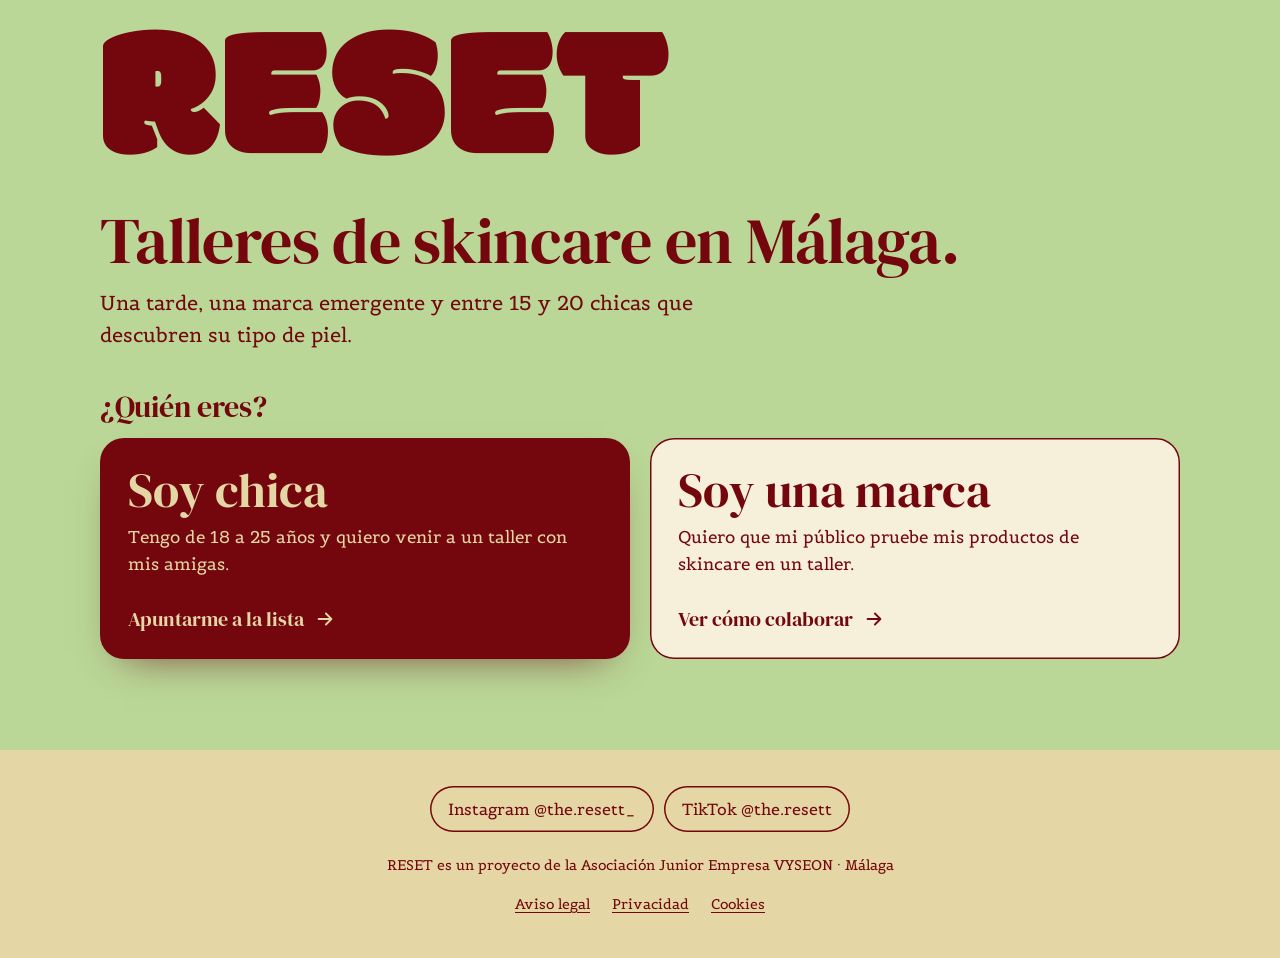
<file: index.html>
<!doctype html>
<html lang="es">
<head>
<meta charset="utf-8">
<meta name="viewport" content="width=device-width, initial-scale=1">
<title>RESET · Talleres de skincare en Málaga</title>
<meta name="description" content="Talleres de skincare en Málaga con una sola marca emergente. Si eres una chica de 18 a 25, apúntate a la lista. Si tienes una marca, pide el dossier.">
<link rel="canonical" href="https://carlotaoliveros-dev.github.io/reset/">
<link rel="icon" href="favicon.svg" type="image/svg+xml">
<meta name="theme-color" content="#BAD797">
<meta property="og:type" content="website">
<meta property="og:locale" content="es_ES">
<meta property="og:site_name" content="RESET">
<meta property="og:title" content="RESET · Talleres de skincare en Málaga">
<meta property="og:description" content="Una tarde, una marca emergente y un grupo pequeño de chicas que descubren su tipo de piel.">
<meta property="og:url" content="https://carlotaoliveros-dev.github.io/reset/">
<meta property="og:image" content="https://carlotaoliveros-dev.github.io/reset/og.png">
<meta property="og:image:width" content="1200">
<meta property="og:image:height" content="630">
<meta name="twitter:card" content="summary_large_image">
<script>/* enlaces antiguos: /#marcas va a marcas y el resto a la página de chicas */if(location.hash)location.replace(location.hash==='#marcas'?'marcas.html':'chicas.html'+location.hash)</script>
<link rel="preload" href="fuentes/modak.woff2" as="font" type="font/woff2" crossorigin>
<link rel="stylesheet" href="site.css?v=4">
<link rel="prefetch" href="chicas.html">
<script type="application/ld+json">
{"@context":"https://schema.org","@type":"Organization","name":"RESET","url":"https://carlotaoliveros-dev.github.io/reset/","logo":"https://carlotaoliveros-dev.github.io/reset/og.png","areaServed":"Málaga","sameAs":["https://www.instagram.com/the.resett_/","https://www.tiktok.com/@the.resett"]}
</script>
</head>
<body data-page="inicio">
<svg width="0" height="0" style="position:absolute" aria-hidden="true">
  <symbol id="i-arrow" viewBox="0 0 24 24"><path d="M5 12h14M13 6l6 6-6 6" fill="none" stroke="currentColor" stroke-width="2" stroke-linecap="round" stroke-linejoin="round"/></symbol>
</svg>

<main class="gate">
  <div class="wrap">
    <p class="wordmark" aria-hidden="true" data-enter>RESET</p>
    <h1 data-enter="2">Talleres de skincare en Málaga.</h1>
    <p class="lead" data-enter="2">Una tarde, una marca emergente y entre 15 y 20 chicas que descubren su tipo de piel.</p>

    <h2 class="gate-q" data-enter="3">¿Quién eres?</h2>
    <ul class="choices" data-enter="3">
      <li>
        <a class="choice choice-chica" href="chicas.html">
          <span class="choice-title">Soy chica</span>
          <span class="choice-text">Tengo de 18 a 25 años y quiero venir a un taller con mis amigas.</span>
          <span class="choice-cta">Apuntarme a la lista <svg width="22" height="22" aria-hidden="true"><use href="#i-arrow"/></svg></span>
        </a>
      </li>
      <li>
        <a class="choice choice-marca" href="marcas.html">
          <span class="choice-title">Soy una marca</span>
          <span class="choice-text">Quiero que mi público pruebe mis productos de skincare en un taller.</span>
          <span class="choice-cta">Ver cómo colaborar <svg width="22" height="22" aria-hidden="true"><use href="#i-arrow"/></svg></span>
        </a>
      </li>
    </ul>
  </div>
</main>

<footer class="gate-foot">
  <div class="wrap">
    <div class="social">
      <a class="btn btn-ghost" href="https://www.instagram.com/the.resett_/" target="_blank" rel="noopener">Instagram @the.resett_</a>
      <a class="btn btn-ghost" href="https://www.tiktok.com/@the.resett" target="_blank" rel="noopener">TikTok @the.resett</a>
    </div>
    <small>RESET es un proyecto de la Asociación Junior Empresa VYSEON · Málaga</small>
    <nav class="legal" aria-label="Legal"><a href="aviso-legal.html">Aviso legal</a><a href="privacidad.html">Privacidad</a><a href="cookies.html">Cookies</a></nav>
  </div>
</footer>

<script src="site.js?v=4" defer></script>
</body>
</html>
</file>
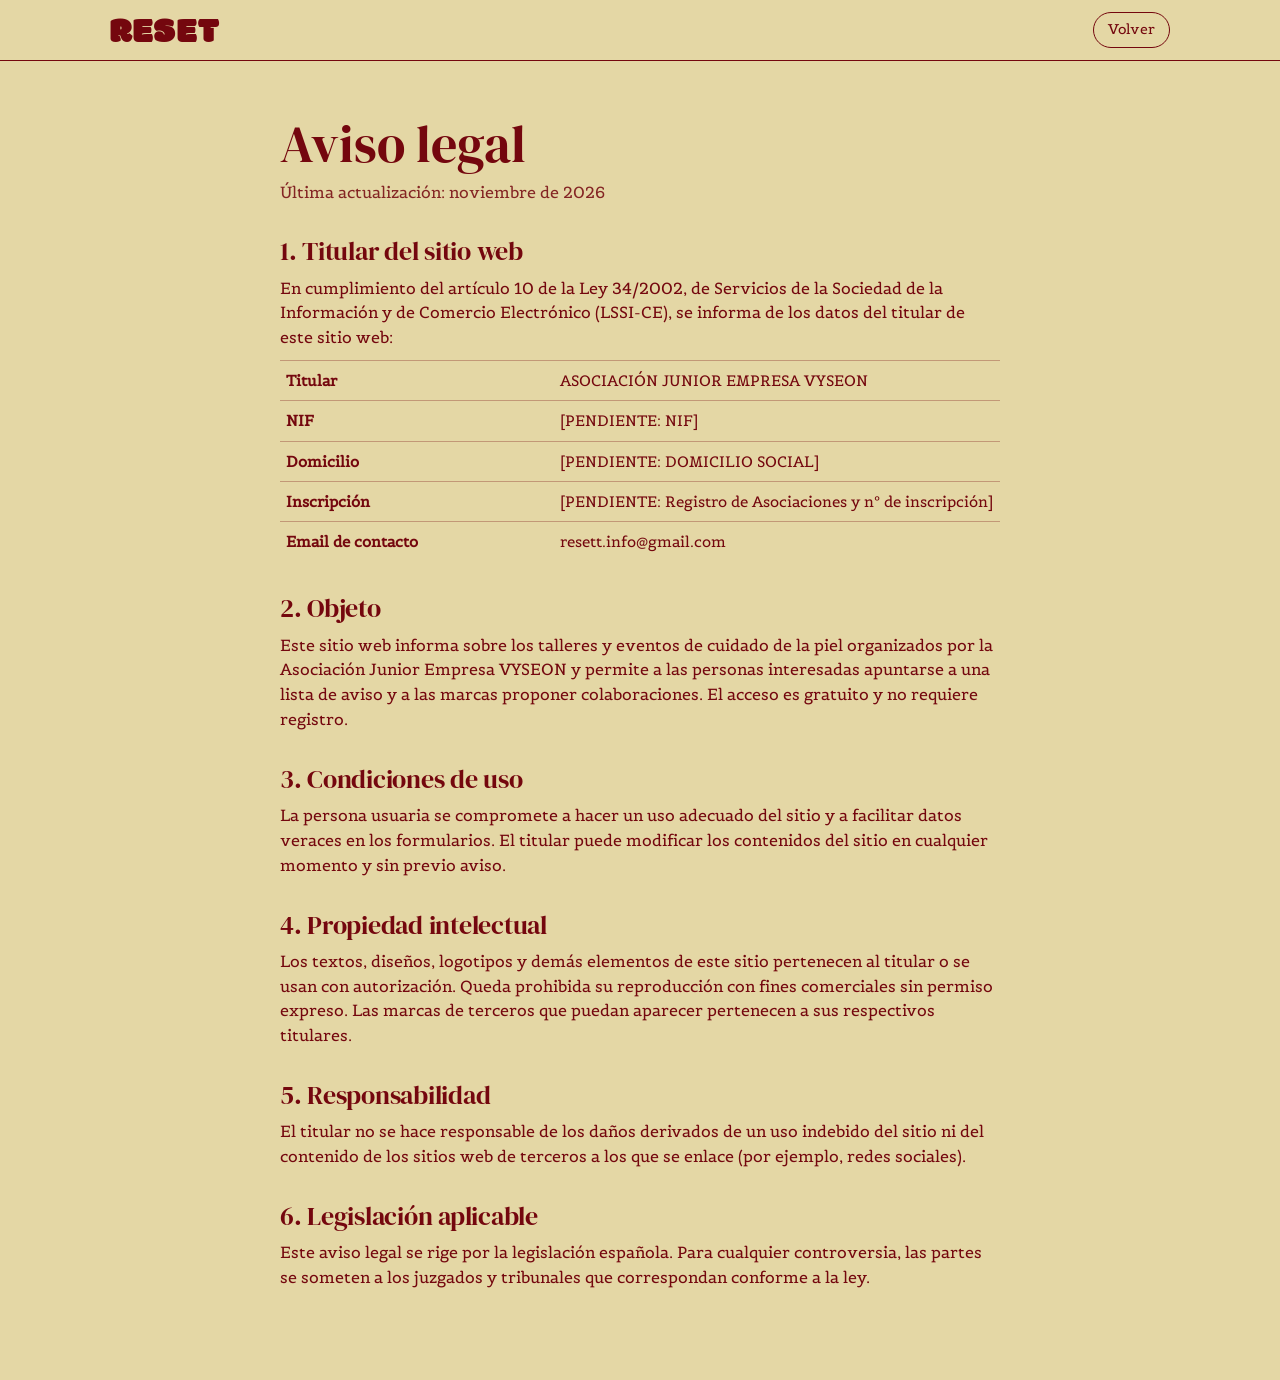
<file: aviso-legal.html>
<!doctype html>
<html lang="es"><head><meta charset="utf-8"><meta name="viewport" content="width=device-width,initial-scale=1">
<title>Aviso legal · RESET</title><meta name="robots" content="noindex"><link rel="icon" href="favicon.svg" type="image/svg+xml"><link rel="stylesheet" href="estilos.css"></head><body>
<nav><div class="wrap"><a href="index.html" class="logo">RESET</a><div class="links"><a href="index.html">Volver</a></div></div></nav>
<main class="doc">
<h1>Aviso legal</h1>
<p class="small">Última actualización: noviembre de 2026</p>
<h2>1. Titular del sitio web</h2>
<p>En cumplimiento del artículo 10 de la Ley 34/2002, de Servicios de la Sociedad de la Información y de Comercio Electrónico (LSSI-CE), se informa de los datos del titular de este sitio web:</p>
<table>
<tr><td>Titular</td><td>ASOCIACIÓN JUNIOR EMPRESA VYSEON</td></tr>
<tr><td>NIF</td><td>[PENDIENTE: NIF]</td></tr>
<tr><td>Domicilio</td><td>[PENDIENTE: DOMICILIO SOCIAL]</td></tr>
<tr><td>Inscripción</td><td>[PENDIENTE: Registro de Asociaciones y nº de inscripción]</td></tr>
<tr><td>Email de contacto</td><td>resett.info@gmail.com</td></tr>
</table>
<h2>2. Objeto</h2>
<p>Este sitio web informa sobre los talleres y eventos de cuidado de la piel organizados por la Asociación Junior Empresa VYSEON y permite a las personas interesadas apuntarse a una lista de aviso y a las marcas proponer colaboraciones. El acceso es gratuito y no requiere registro.</p>
<h2>3. Condiciones de uso</h2>
<p>La persona usuaria se compromete a hacer un uso adecuado del sitio y a facilitar datos veraces en los formularios. El titular puede modificar los contenidos del sitio en cualquier momento y sin previo aviso.</p>
<h2>4. Propiedad intelectual</h2>
<p>Los textos, diseños, logotipos y demás elementos de este sitio pertenecen al titular o se usan con autorización. Queda prohibida su reproducción con fines comerciales sin permiso expreso. Las marcas de terceros que puedan aparecer pertenecen a sus respectivos titulares.</p>
<h2>5. Responsabilidad</h2>
<p>El titular no se hace responsable de los daños derivados de un uso indebido del sitio ni del contenido de los sitios web de terceros a los que se enlace (por ejemplo, redes sociales).</p>
<h2>6. Legislación aplicable</h2>
<p>Este aviso legal se rige por la legislación española. Para cualquier controversia, las partes se someten a los juzgados y tribunales que correspondan conforme a la ley.</p>
</main>
</body></html>
</file>
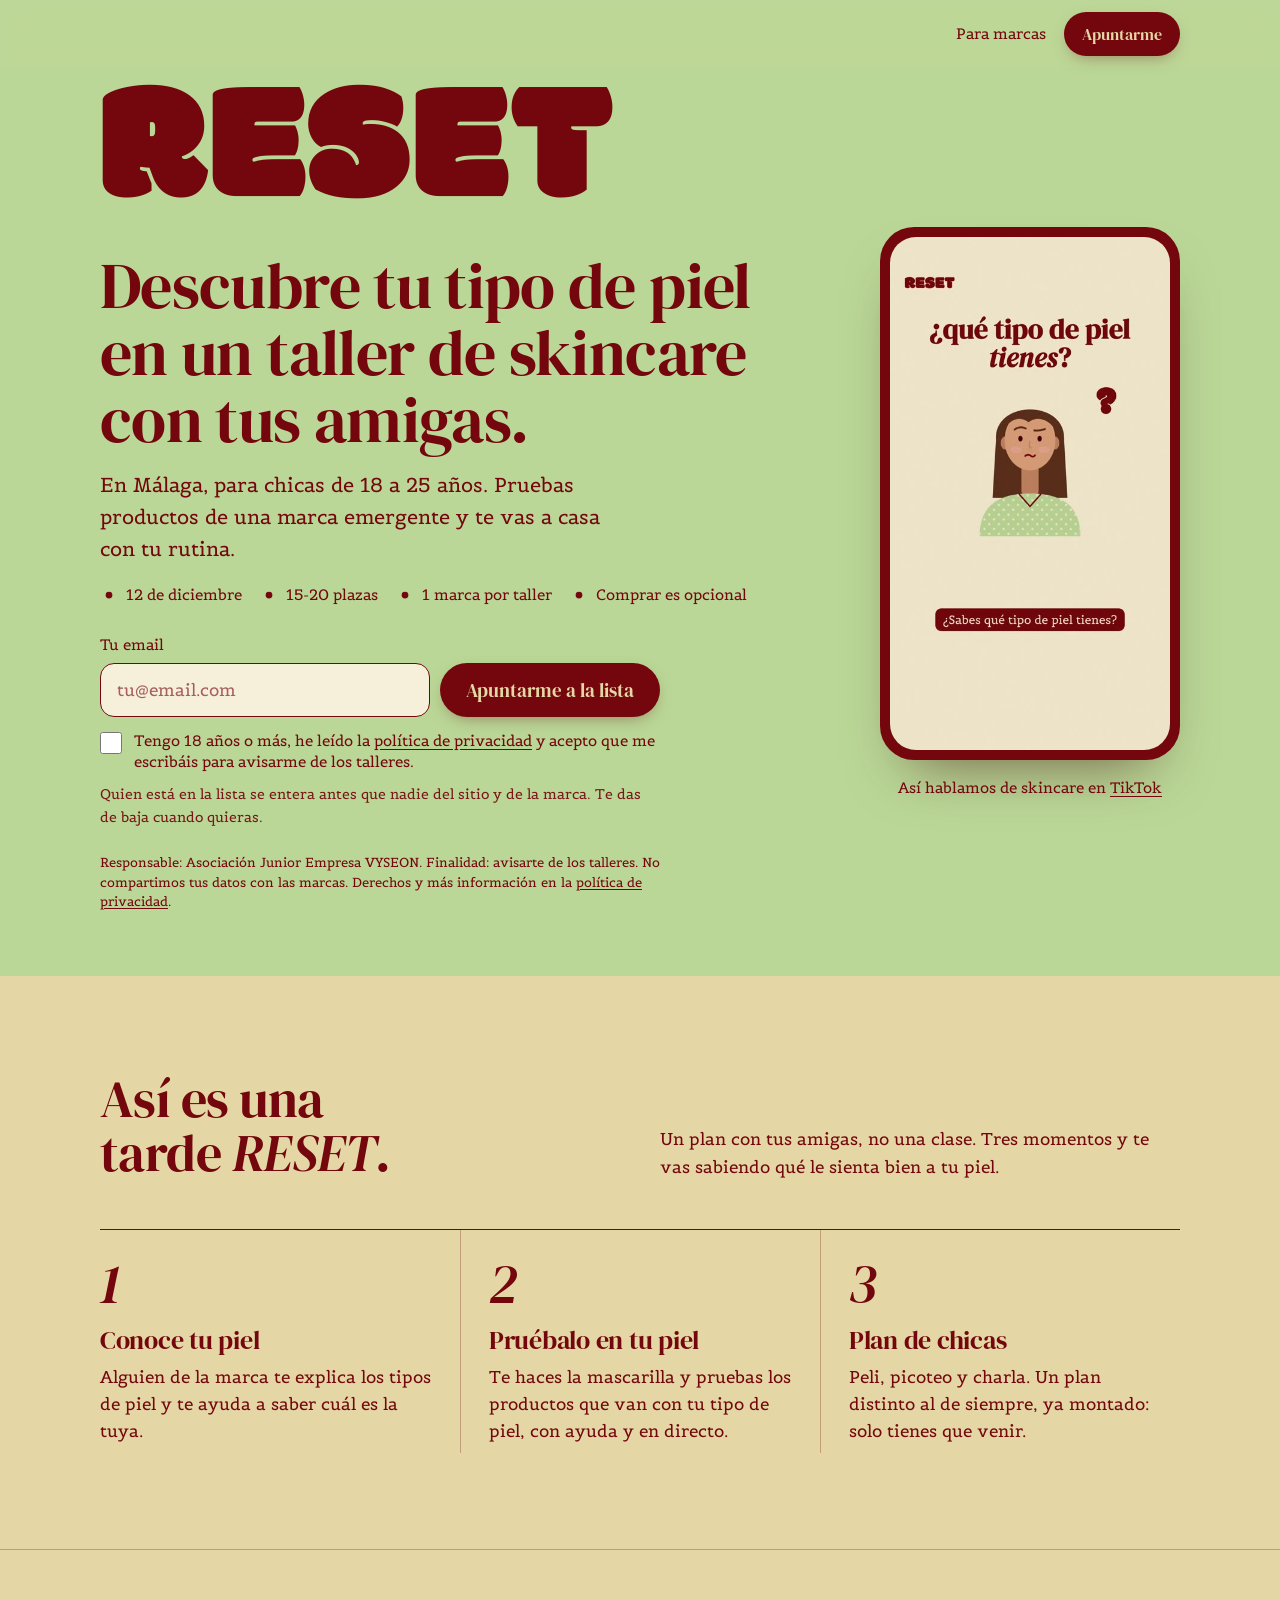
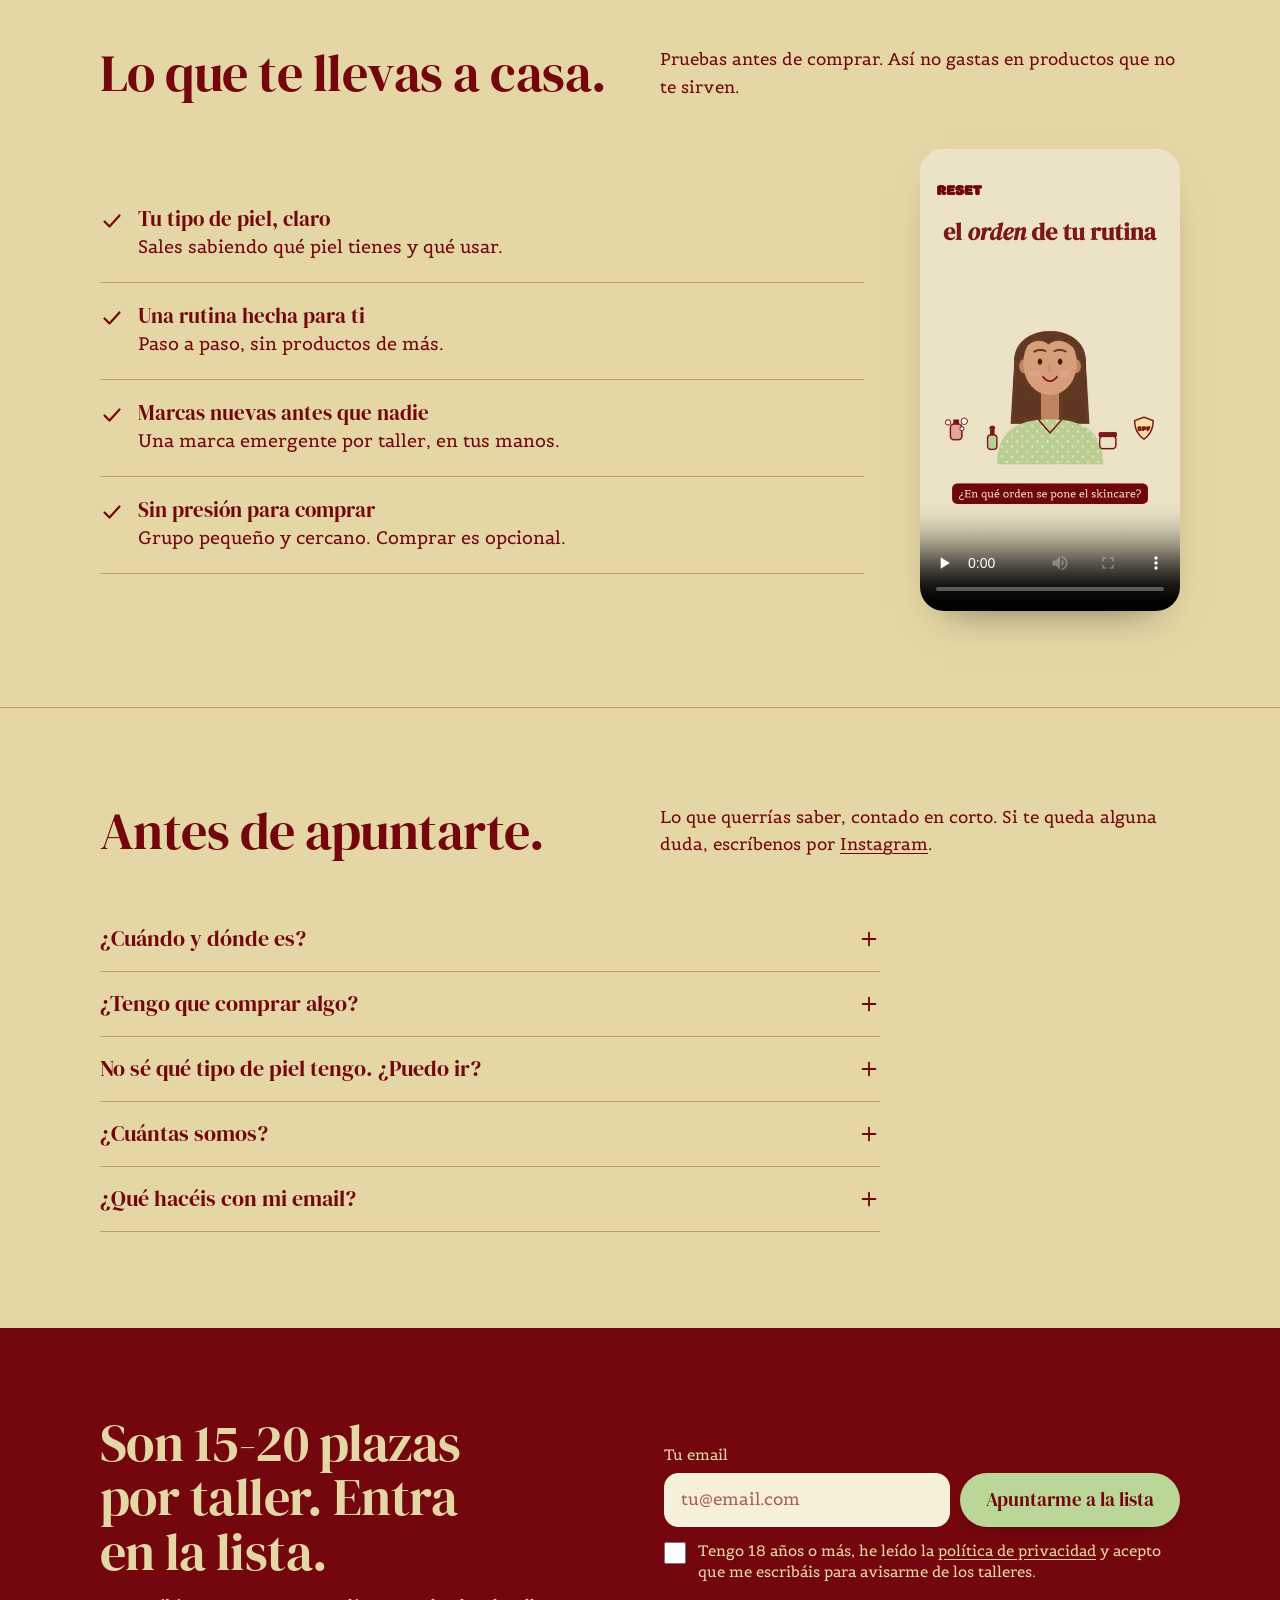
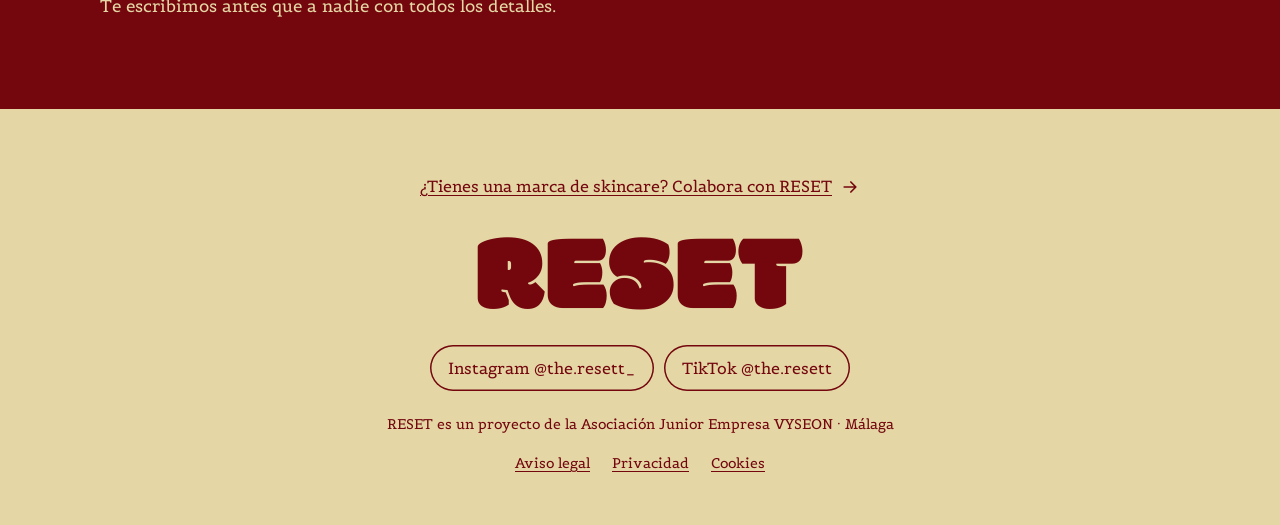
<file: chicas.html>
<!doctype html>
<html lang="es">
<head>
<meta charset="utf-8">
<meta name="viewport" content="width=device-width, initial-scale=1">
<title>RESET · Talleres de skincare en Málaga para chicas de 18 a 25</title>
<meta name="description" content="Una tarde con tus amigas para descubrir tu tipo de piel y probar productos de una marca emergente. Grupos de 15 a 20 chicas en Málaga. Apúntate a la lista.">
<link rel="canonical" href="https://carlotaoliveros-dev.github.io/reset/chicas.html">
<link rel="icon" href="favicon.svg" type="image/svg+xml">
<meta name="theme-color" content="#BAD797">
<meta property="og:type" content="website">
<meta property="og:locale" content="es_ES">
<meta property="og:site_name" content="RESET">
<meta property="og:title" content="RESET · Talleres de skincare en Málaga">
<meta property="og:description" content="Descubre tu tipo de piel en una tarde con tus amigas. Grupos de 15 a 20 chicas.">
<meta property="og:url" content="https://carlotaoliveros-dev.github.io/reset/chicas.html">
<meta property="og:image" content="https://carlotaoliveros-dev.github.io/reset/og.png">
<meta property="og:image:width" content="1200">
<meta property="og:image:height" content="630">
<meta name="twitter:card" content="summary_large_image">
<link rel="preload" href="fuentes/modak.woff2" as="font" type="font/woff2" crossorigin>
<link rel="stylesheet" href="site.css?v=4">
</head>
<body data-page="clientas">
<svg width="0" height="0" style="position:absolute" aria-hidden="true">
  <symbol id="i-check" viewBox="0 0 24 24"><path d="M4.5 12.5l5 5 10-11" fill="none" stroke="currentColor" stroke-width="2.2" stroke-linecap="round" stroke-linejoin="round"/></symbol>
  <symbol id="i-dot" viewBox="0 0 24 24"><circle cx="12" cy="12" r="4.5" fill="currentColor"/></symbol>
  <symbol id="i-plus" viewBox="0 0 24 24"><path d="M12 5v14M5 12h14" fill="none" stroke="currentColor" stroke-width="2" stroke-linecap="round"/></symbol>
  <symbol id="i-arrow" viewBox="0 0 24 24"><path d="M5 12h14M13 6l6 6-6 6" fill="none" stroke="currentColor" stroke-width="2" stroke-linecap="round" stroke-linejoin="round"/></symbol>
  <symbol id="i-wa" viewBox="0 0 24 24"><path d="M12 3.2a8.8 8.8 0 0 0-7.6 13.3L3.2 20.8l4.4-1.2A8.8 8.8 0 1 0 12 3.2z" fill="none" stroke="currentColor" stroke-width="1.8" stroke-linejoin="round"/><path d="M9 8.6c.2-.4.4-.4.7-.4h.5c.2 0 .4 0 .5.4l.7 1.7c.1.2 0 .4-.1.6l-.5.6c-.1.1-.2.3 0 .5.6 1 1.4 1.8 2.4 2.3.2.1.4.1.5-.1l.6-.7c.2-.2.4-.2.6-.1l1.6.8c.2.1.4.2.4.4 0 .5-.2 1.2-.7 1.5-.6.4-1.4.6-2.4.3a9.3 9.3 0 0 1-5.2-4.6c-.6-1.2-.5-2.4.4-3.2z" fill="currentColor"/></symbol>
</svg>
<a class="skip" href="#apuntate">Saltar al formulario</a>

<header>
  <nav class="nav" aria-label="Principal">
    <div class="wrap">
      <a class="logo" href="./" aria-label="RESET, inicio" data-hide-on-hero>RESET</a>
      <div class="links">
        <a href="marcas.html">Para marcas</a>
        <a class="btn btn-cherry" href="#apuntate">Apuntarme</a>
      </div>
    </div>
  </nav>

  <div class="hero">
    <div class="wrap">
      <div class="hero-grid">
        <div>
          <p class="wordmark" aria-hidden="true" data-enter>RESET</p>
          <h1 data-enter="2">Descubre tu tipo de piel en un taller de skincare con tus amigas.</h1>
          <p class="lead" data-enter="2">En Málaga, para chicas de 18 a 25 años. Pruebas productos de una marca emergente y te vas a casa con tu rutina.</p>
          <ul class="facts" data-enter="3" aria-label="Cómo es RESET">
            <li><svg aria-hidden="true"><use href="#i-dot"/></svg>12 de diciembre</li>
            <li><svg aria-hidden="true"><use href="#i-dot"/></svg>15-20 plazas</li>
            <li><svg aria-hidden="true"><use href="#i-dot"/></svg>1 marca por taller</li>
            <li><svg aria-hidden="true"><use href="#i-dot"/></svg>Comprar es opcional</li>
          </ul>

          <div class="capture" id="apuntate" data-steps data-enter="3">
            <form class="step" id="c1" data-subject="Nueva clienta en la lista de espera de RESET" data-next="#c2" novalidate>
              <div class="inline">
                <label class="field"><span>Tu email</span><input type="email" name="email" placeholder="tu@email.com" autocomplete="email" inputmode="email" required></label>
                <button class="btn btn-cherry" type="submit" style="align-self:flex-end">Apuntarme a la lista</button>
              </div>
              <label class="consent"><input type="checkbox" name="privacidad" value="Aceptada, mayor de 18" required><span>Tengo 18 años o más, he leído la <a href="privacidad.html">política de privacidad</a> y acepto que me escribáis para avisarme de los talleres.</span></label>
              <input class="hp" type="checkbox" name="botcheck" tabindex="-1" autocomplete="off" aria-hidden="true">
              <p class="micro">Quien está en la lista se entera antes que nadie del sitio y de la marca. Te das de baja cuando quieras.</p>
              <p class="status" role="status" aria-live="polite"></p>
              <p class="rgpd">Responsable: Asociación Junior Empresa VYSEON. Finalidad: avisarte de los talleres. No compartimos tus datos con las marcas. Derechos y más información en la <a href="privacidad.html">política de privacidad</a>.</p>
            </form>

            <form class="step" id="c2" hidden data-subject="Datos extra de una clienta de la lista" data-carry="1" data-next="#c3" novalidate>
              <p class="done-title" data-focus><svg aria-hidden="true"><use href="#i-check"/></svg>¡Ya estás en la lista!</p>
              <p style="margin-bottom:16px">Tres preguntas rápidas para preparar tu taller. Son opcionales.</p>
              <fieldset>
                <legend>Tu tipo de piel</legend>
                <div class="chips">
                  <label><input type="radio" name="tipo_de_piel" value="Seca"><span>Seca</span></label>
                  <label><input type="radio" name="tipo_de_piel" value="Grasa"><span>Grasa</span></label>
                  <label><input type="radio" name="tipo_de_piel" value="Mixta"><span>Mixta</span></label>
                  <label><input type="radio" name="tipo_de_piel" value="Normal"><span>Normal</span></label>
                  <label><input type="radio" name="tipo_de_piel" value="Sensible"><span>Sensible</span></label>
                  <label><input type="radio" name="tipo_de_piel" value="No lo sé"><span>No lo sé</span></label>
                </div>
              </fieldset>
              <fieldset>
                <legend>Tu edad</legend>
                <div class="chips">
                  <label><input type="radio" name="edad" value="18-20"><span>18-20</span></label>
                  <label><input type="radio" name="edad" value="21-23"><span>21-23</span></label>
                  <label><input type="radio" name="edad" value="24-25"><span>24-25</span></label>
                  <label><input type="radio" name="edad" value="Más de 25"><span>Más de 25</span></label>
                </div>
              </fieldset>
              <fieldset>
                <legend>¿Vendrías con amigas?</legend>
                <div class="chips">
                  <label><input type="radio" name="con_amigas" value="Sí, con amigas"><span>Sí, con amigas</span></label>
                  <label><input type="radio" name="con_amigas" value="Con una amiga"><span>Con una amiga</span></label>
                  <label><input type="radio" name="con_amigas" value="Sola"><span>Sola</span></label>
                </div>
              </fieldset>
              <div class="share" style="margin-top:4px">
                <button class="btn btn-cherry" type="submit">Enviar respuestas</button>
                <button class="link-quiet" type="button" data-skip="#c3">Ahora no</button>
              </div>
              <p class="status" role="status" aria-live="polite"></p>
            </form>

            <div class="step" id="c3" hidden>
              <p class="done-title" data-focus><svg aria-hidden="true"><use href="#i-check"/></svg>Hecho. Te avisamos por email.</p>
              <p>RESET es un plan para ir con tus amigas. Pásales la web para que también estén en la lista:</p>
              <div class="share">
                <a class="btn btn-cherry" href="https://wa.me/?text=Mira%20esto%3A%20talleres%20de%20skincare%20en%20M%C3%A1laga%20para%20ir%20juntas%20%E2%9C%A8%20https%3A%2F%2Fcarlotaoliveros-dev.github.io%2Freset%2Fchicas.html" target="_blank" rel="noopener"><svg aria-hidden="true"><use href="#i-wa"/></svg>Enviar por WhatsApp</a>
                <button class="btn btn-ghost" type="button" data-copy="https://carlotaoliveros-dev.github.io/reset/chicas.html">Copiar enlace</button>
              </div>
            </div>
          </div>
        </div>

        <div class="phone" data-enter="3">
          <video data-loop autoplay muted loop playsinline preload="auto" poster="media/tipos-de-piel.jpg" aria-label="Vídeo de RESET: ¿qué tipo de piel tienes?">
            <source src="media/tipos-de-piel.mp4" type="video/mp4">
          </video>
          <p class="tag">Así hablamos de skincare en <a href="https://www.tiktok.com/@the.resett" target="_blank" rel="noopener">TikTok</a></p>
        </div>
      </div>
    </div>
  </div>
</header>

<main>
  <section class="s" aria-labelledby="t-tarde">
    <div class="wrap">
      <div class="s-head">
        <h2 id="t-tarde">Así es una tarde <em>RESET</em>.</h2>
        <p>Un plan con tus amigas, no una clase. Tres momentos y te vas sabiendo qué le sienta bien a tu piel.</p>
      </div>
      <ol class="steps">
        <li><span class="n" aria-hidden="true">1</span><h3>Conoce tu piel</h3><p>Alguien de la marca te explica los tipos de piel y te ayuda a saber cuál es la tuya.</p></li>
        <li><span class="n" aria-hidden="true">2</span><h3>Pruébalo en tu piel</h3><p>Te haces la mascarilla y pruebas los productos que van con tu tipo de piel, con ayuda y en directo.</p></li>
        <li><span class="n" aria-hidden="true">3</span><h3>Plan de chicas</h3><p>Peli, picoteo y charla. Un plan distinto al de siempre, ya montado: solo tienes que venir.</p></li>
      </ol>
    </div>
  </section>

  <section class="s" aria-labelledby="t-llevas">
    <div class="wrap">
      <div class="s-head">
        <h2 id="t-llevas">Lo que te llevas a casa.</h2>
        <p>Pruebas antes de comprar. Así no gastas en productos que no te sirven.</p>
      </div>
      <div class="with-reel">
      <ul class="benefits one">
        <li><svg aria-hidden="true"><use href="#i-check"/></svg><span><b>Tu tipo de piel, claro</b>Sales sabiendo qué piel tienes y qué usar.</span></li>
        <li><svg aria-hidden="true"><use href="#i-check"/></svg><span><b>Una rutina hecha para ti</b>Paso a paso, sin productos de más.</span></li>
        <li><svg aria-hidden="true"><use href="#i-check"/></svg><span><b>Marcas nuevas antes que nadie</b>Una marca emergente por taller, en tus manos.</span></li>
        <li><svg aria-hidden="true"><use href="#i-check"/></svg><span><b>Sin presión para comprar</b>Grupo pequeño y cercano. Comprar es opcional.</span></li>
      </ul>
      <div class="reel"><video controls playsinline preload="none" poster="media/orden-rutina.jpg" aria-label="Vídeo de RESET: el orden de tu rutina de skincare"><source src="media/orden-rutina.mp4" type="video/mp4"></video></div>
      </div>
    </div>
  </section>

  <section class="s" aria-labelledby="t-faq">
    <div class="wrap">
      <div class="s-head">
        <h2 id="t-faq">Antes de apuntarte.</h2>
        <p>Lo que querrías saber, contado en corto. Si te queda alguna duda, escríbenos por <a href="https://www.instagram.com/the.resett_/" target="_blank" rel="noopener">Instagram</a>.</p>
      </div>
      <div class="faq">
        <details><summary>¿Cuándo y dónde es?<svg aria-hidden="true"><use href="#i-plus"/></svg></summary><p>El primer taller es el 12 de diciembre en Málaga. El sitio y la marca se anuncian primero a quien está en la lista, por email.</p></details>
        <details><summary>¿Tengo que comprar algo?<svg aria-hidden="true"><use href="#i-plus"/></svg></summary><p>No. Puedes llevarte algún producto si te gusta, pero comprar es opcional y nadie te va a presionar.</p></details>
        <details><summary>No sé qué tipo de piel tengo. ¿Puedo ir?<svg aria-hidden="true"><use href="#i-plus"/></svg></summary><p>Claro, para eso es la primera parte de la tarde: descubrir cuál es la tuya.</p></details>
        <details><summary>¿Cuántas somos?<svg aria-hidden="true"><use href="#i-plus"/></svg></summary><p>Entre 15 y 20 chicas por taller, para que dé tiempo a probar y preguntar.</p></details>
        <details><summary>¿Qué hacéis con mi email?<svg aria-hidden="true"><use href="#i-plus"/></svg></summary><p>Solo lo usamos para avisarte de los talleres. No lo compartimos con las marcas y te puedes dar de baja cuando quieras. Más detalle en la <a href="privacidad.html">política de privacidad</a>.</p></details>
      </div>
    </div>
  </section>
</main>

<section class="close" aria-labelledby="t-close">
  <div class="wrap grid">
    <div>
      <h2 id="t-close">Son 15-20 plazas por taller. Entra en la lista.</h2>
      <p>Te escribimos antes que a nadie con todos los detalles.</p>
    </div>
    <div class="capture" data-steps>
      <form class="step" id="d1" data-subject="Nueva clienta en la lista de espera de RESET" data-next="#d2" novalidate>
        <div class="inline">
          <label class="field"><span>Tu email</span><input type="email" name="email" placeholder="tu@email.com" autocomplete="email" inputmode="email" required></label>
          <button class="btn btn-green" type="submit" style="align-self:flex-end">Apuntarme a la lista</button>
        </div>
        <label class="consent"><input type="checkbox" name="privacidad" value="Aceptada, mayor de 18" required><span>Tengo 18 años o más, he leído la <a href="privacidad.html">política de privacidad</a> y acepto que me escribáis para avisarme de los talleres.</span></label>
        <input class="hp" type="checkbox" name="botcheck" tabindex="-1" autocomplete="off" aria-hidden="true">
        <p class="status" role="status" aria-live="polite"></p>
      </form>
      <div class="step" id="d2" hidden>
        <p class="done-title" data-focus><svg aria-hidden="true"><use href="#i-check"/></svg>¡Ya estás en la lista!</p>
        <p>Pásales la web a tus amigas para ir juntas:</p>
        <div class="share">
          <a class="btn btn-green" href="https://wa.me/?text=Mira%20esto%3A%20talleres%20de%20skincare%20en%20M%C3%A1laga%20para%20ir%20juntas%20%E2%9C%A8%20https%3A%2F%2Fcarlotaoliveros-dev.github.io%2Freset%2Fchicas.html" target="_blank" rel="noopener"><svg aria-hidden="true"><use href="#i-wa"/></svg>Enviar por WhatsApp</a>
        </div>
      </div>
    </div>
  </div>
</section>

<footer>
  <div class="wrap">
    <a class="cross" href="marcas.html">¿Tienes una marca de skincare? Colabora con RESET <svg width="20" height="20" aria-hidden="true"><use href="#i-arrow"/></svg></a>
    <p class="wordmark" aria-hidden="true">RESET</p>
    <div class="social">
      <a class="btn btn-ghost" href="https://www.instagram.com/the.resett_/" target="_blank" rel="noopener">Instagram @the.resett_</a>
      <a class="btn btn-ghost" href="https://www.tiktok.com/@the.resett" target="_blank" rel="noopener">TikTok @the.resett</a>
    </div>
    <small>RESET es un proyecto de la Asociación Junior Empresa VYSEON · Málaga</small>
    <nav class="legal" aria-label="Legal"><a href="aviso-legal.html">Aviso legal</a><a href="privacidad.html">Privacidad</a><a href="cookies.html">Cookies</a></nav>
  </div>
</footer>

<script src="site.js?v=4" defer></script>
</body>
</html>
</file>
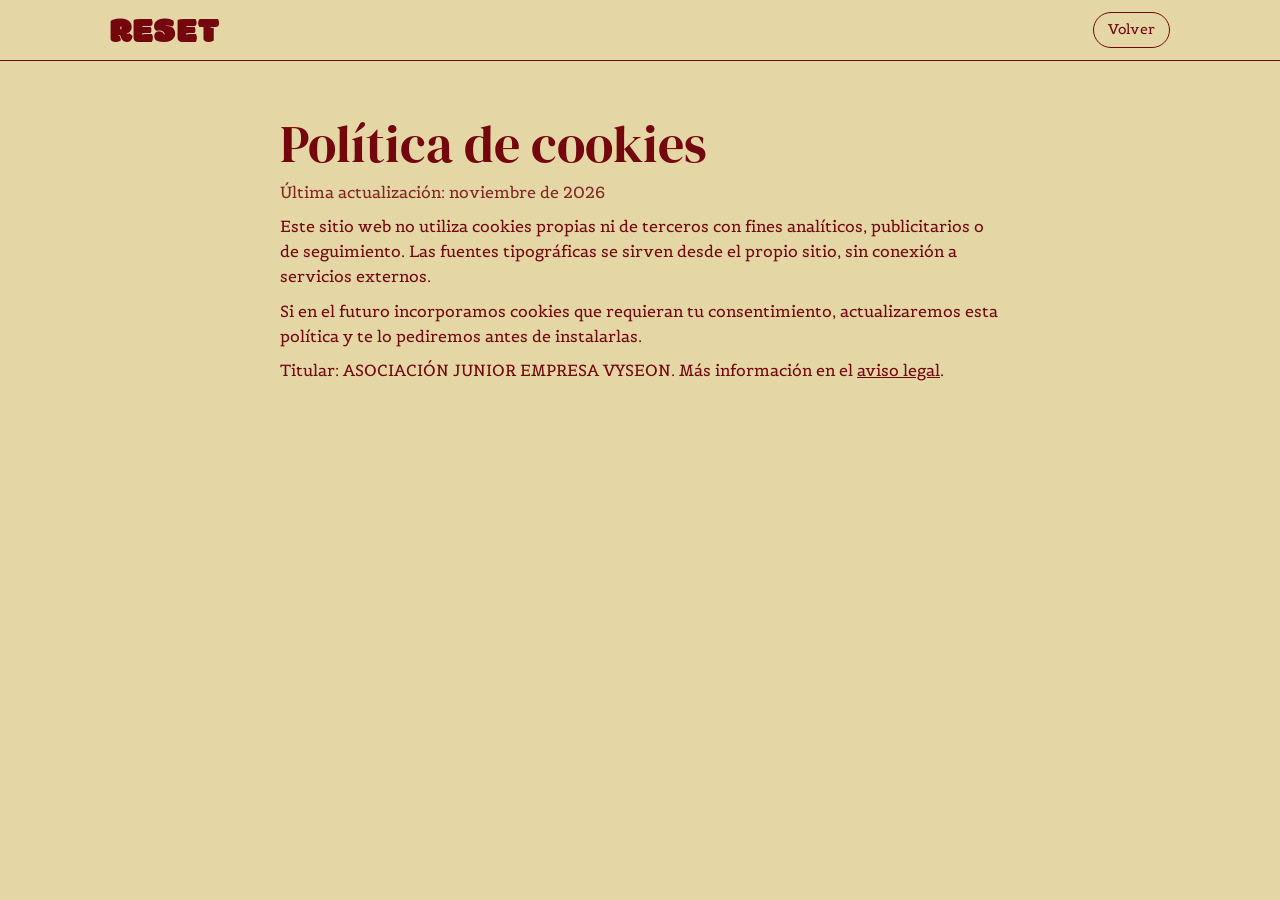
<file: cookies.html>
<!doctype html>
<html lang="es"><head><meta charset="utf-8"><meta name="viewport" content="width=device-width,initial-scale=1">
<title>Cookies · RESET</title><meta name="robots" content="noindex"><link rel="icon" href="favicon.svg" type="image/svg+xml"><link rel="stylesheet" href="estilos.css"></head><body>
<nav><div class="wrap"><a href="index.html" class="logo">RESET</a><div class="links"><a href="index.html">Volver</a></div></div></nav>
<main class="doc">
<h1>Política de cookies</h1>
<p class="small">Última actualización: noviembre de 2026</p>
<p>Este sitio web no utiliza cookies propias ni de terceros con fines analíticos, publicitarios o de seguimiento. Las fuentes tipográficas se sirven desde el propio sitio, sin conexión a servicios externos.</p>
<p>Si en el futuro incorporamos cookies que requieran tu consentimiento, actualizaremos esta política y te lo pediremos antes de instalarlas.</p>
<p>Titular: ASOCIACIÓN JUNIOR EMPRESA VYSEON. Más información en el <a href="aviso-legal.html">aviso legal</a>.</p>
</main>
</body></html>
</file>
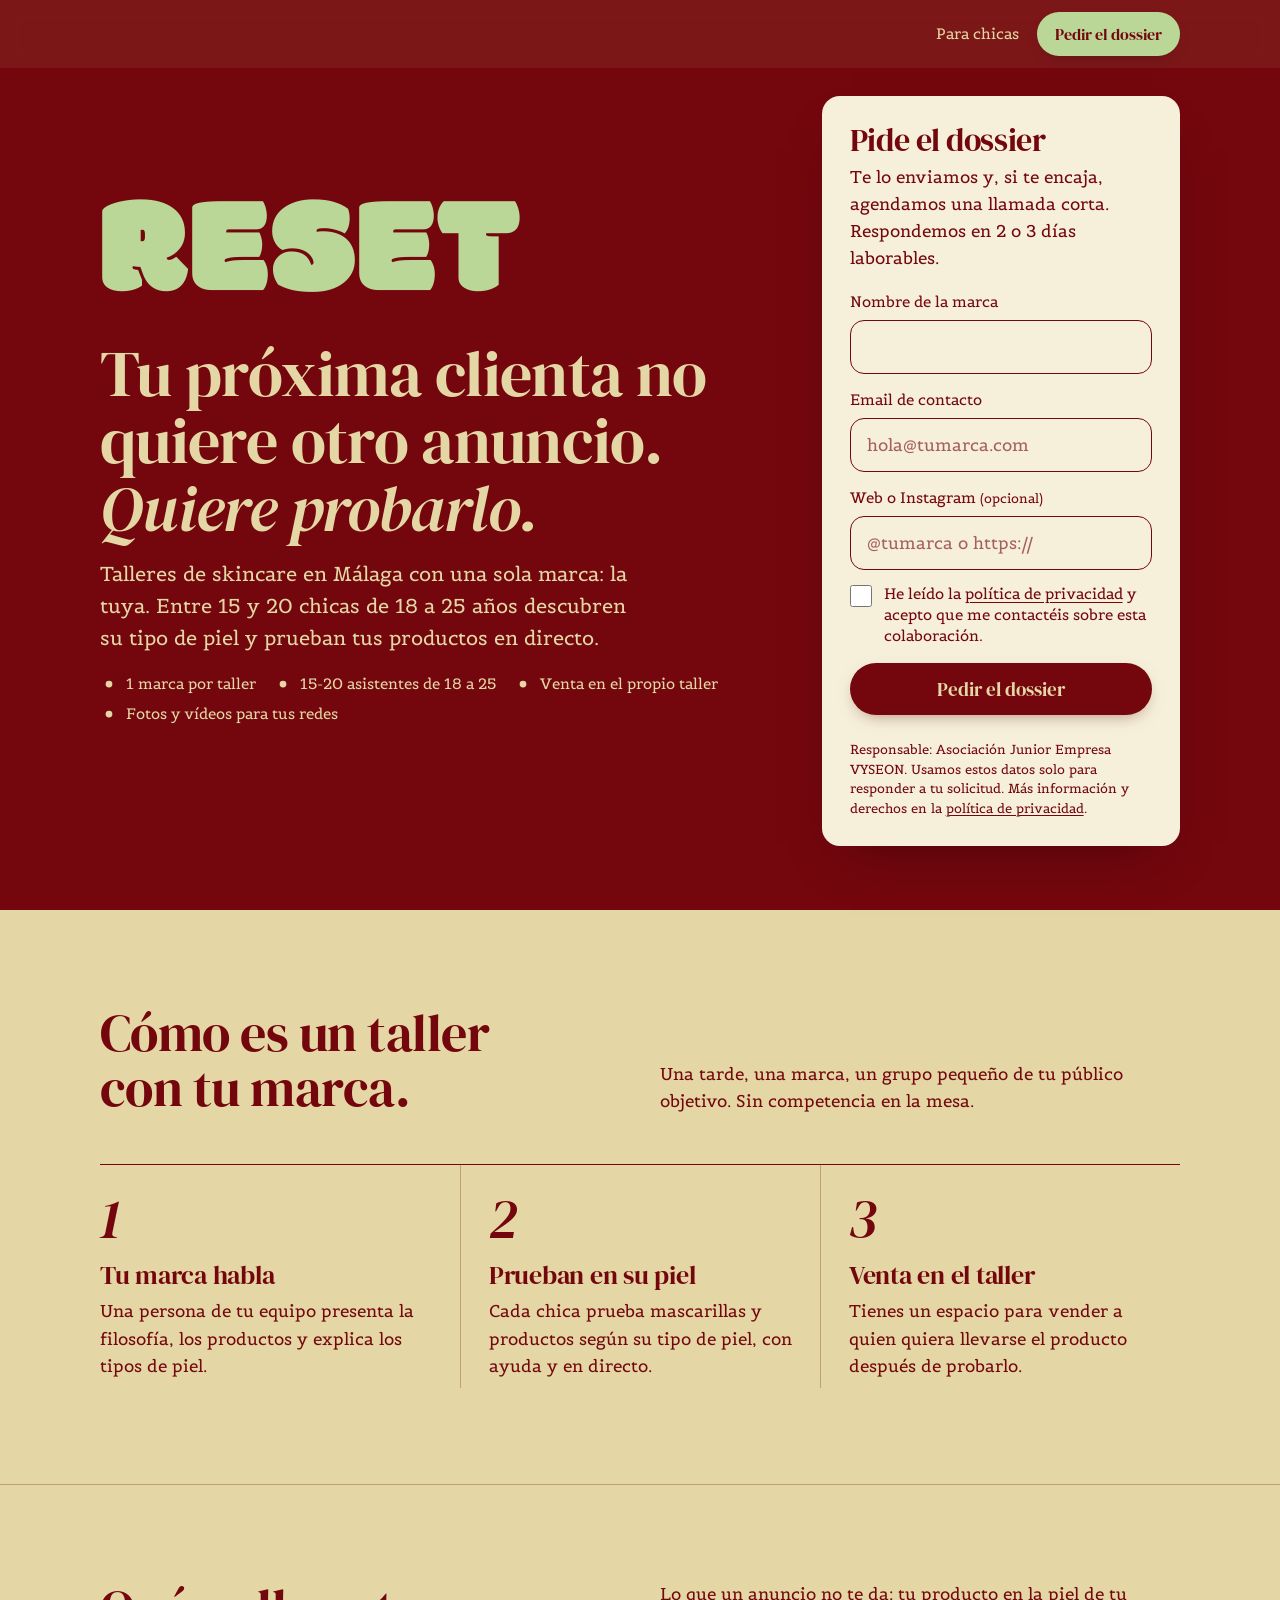
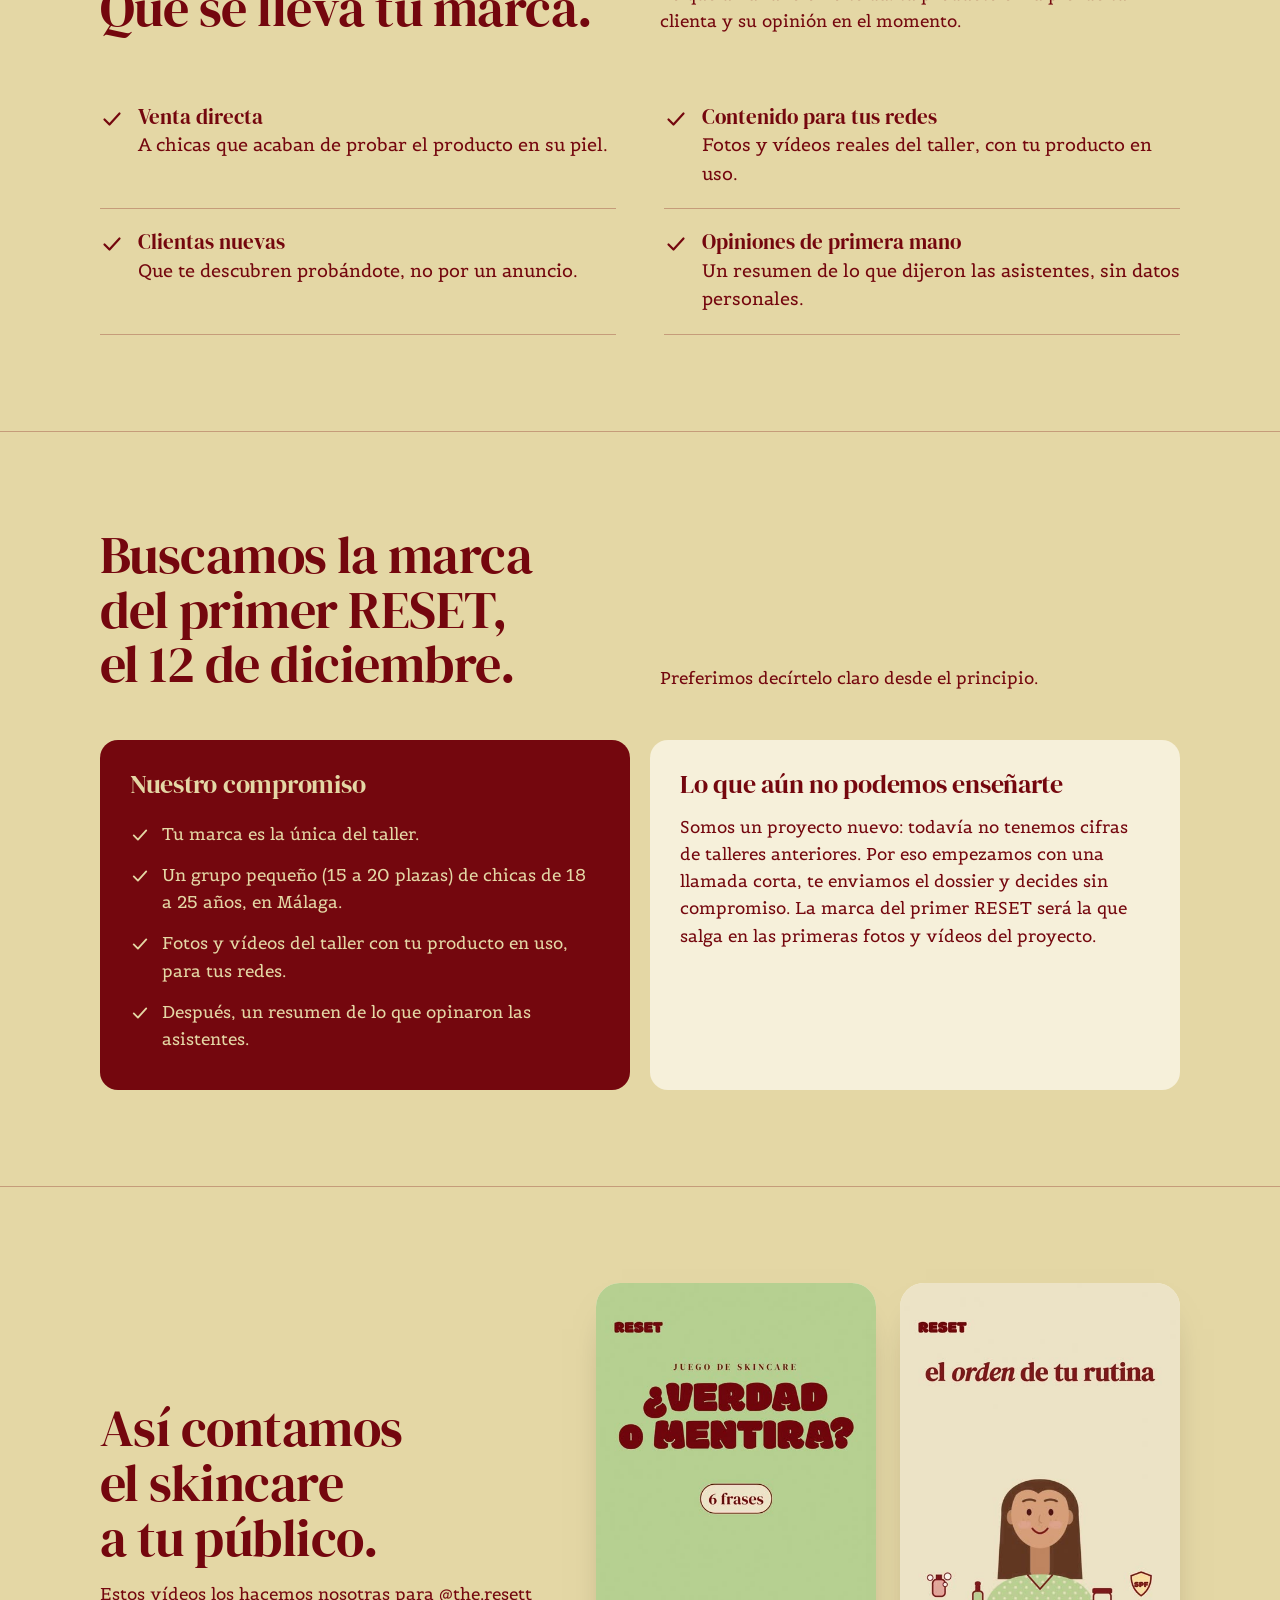
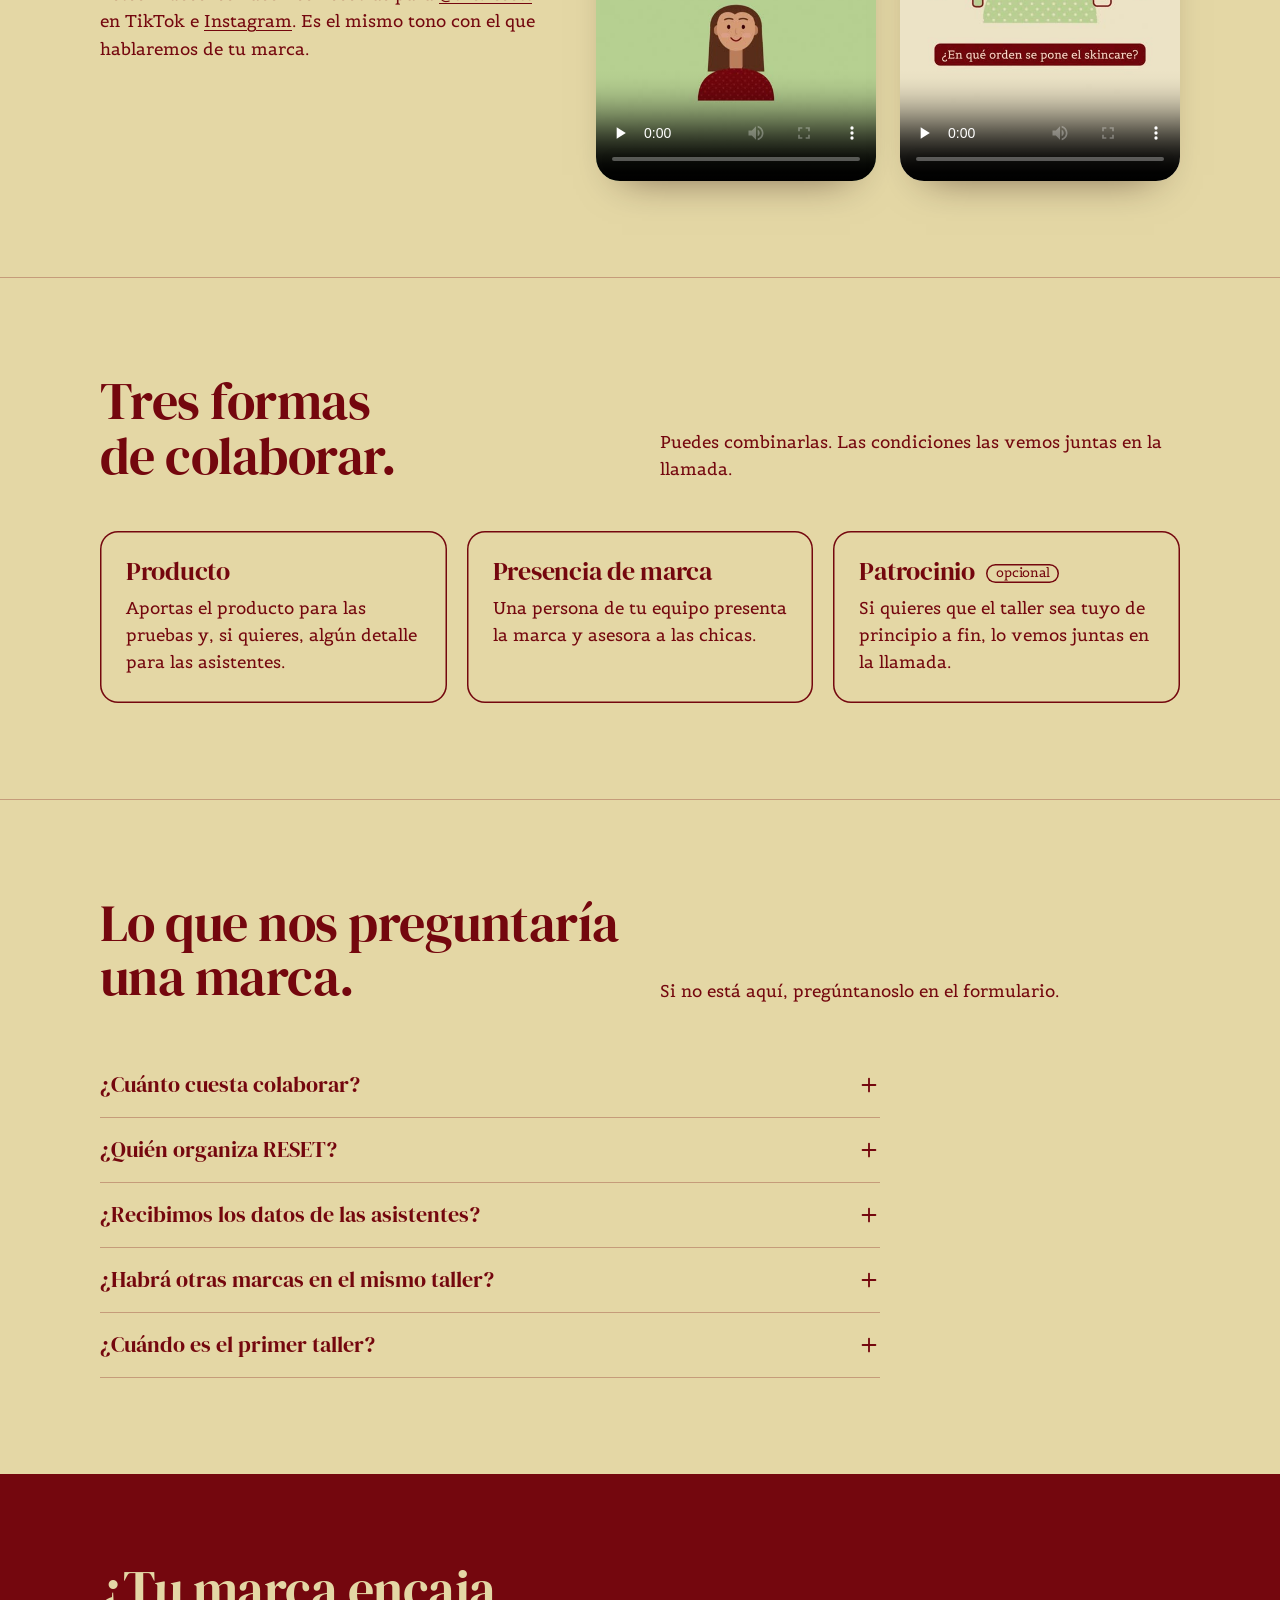
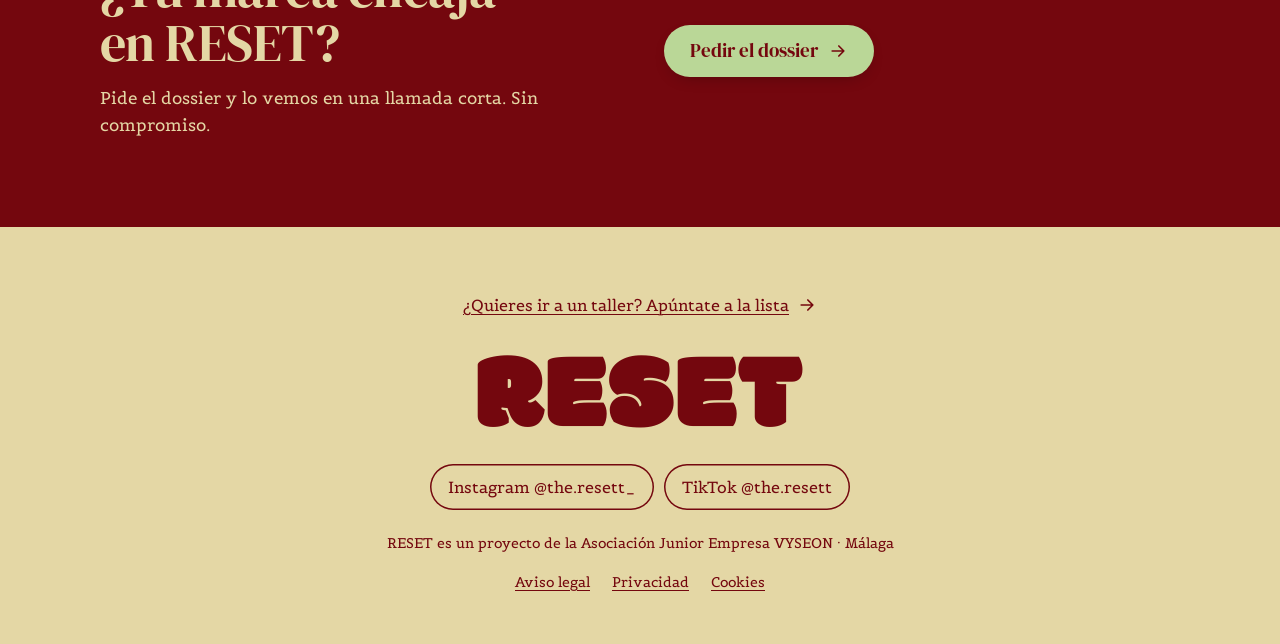
<file: marcas.html>
<!doctype html>
<html lang="es">
<head>
<meta charset="utf-8">
<meta name="viewport" content="width=device-width, initial-scale=1">
<title>RESET para marcas · Talleres de skincare con una sola marca en Málaga</title>
<meta name="description" content="Tu marca de skincare, probada en directo por 15 a 20 chicas de 18 a 25 años en Málaga. Una sola marca por taller. Pide el dossier.">
<link rel="canonical" href="https://carlotaoliveros-dev.github.io/reset/marcas.html">
<link rel="icon" href="favicon.svg" type="image/svg+xml">
<meta name="theme-color" content="#74070E">
<meta property="og:type" content="website">
<meta property="og:locale" content="es_ES">
<meta property="og:site_name" content="RESET">
<meta property="og:title" content="RESET para marcas de skincare">
<meta property="og:description" content="Tu marca, probada en directo por tu público. Una sola marca por taller, en Málaga.">
<meta property="og:url" content="https://carlotaoliveros-dev.github.io/reset/marcas.html">
<meta property="og:image" content="https://carlotaoliveros-dev.github.io/reset/og.png">
<meta property="og:image:width" content="1200">
<meta property="og:image:height" content="630">
<meta name="twitter:card" content="summary_large_image">
<link rel="preload" href="fuentes/modak.woff2" as="font" type="font/woff2" crossorigin>
<link rel="stylesheet" href="site.css?v=4">
</head>
<body data-page="marcas">
<svg width="0" height="0" style="position:absolute" aria-hidden="true">
  <symbol id="i-check" viewBox="0 0 24 24"><path d="M4.5 12.5l5 5 10-11" fill="none" stroke="currentColor" stroke-width="2.2" stroke-linecap="round" stroke-linejoin="round"/></symbol>
  <symbol id="i-dot" viewBox="0 0 24 24"><circle cx="12" cy="12" r="4.5" fill="currentColor"/></symbol>
  <symbol id="i-plus" viewBox="0 0 24 24"><path d="M12 5v14M5 12h14" fill="none" stroke="currentColor" stroke-width="2" stroke-linecap="round"/></symbol>
  <symbol id="i-arrow" viewBox="0 0 24 24"><path d="M5 12h14M13 6l6 6-6 6" fill="none" stroke="currentColor" stroke-width="2" stroke-linecap="round" stroke-linejoin="round"/></symbol>
</svg>
<a class="skip" href="#dossier">Saltar al formulario</a>

<header class="t-cherry">
  <nav class="nav" aria-label="Principal">
    <div class="wrap">
      <a class="logo" href="./" aria-label="RESET, inicio" data-hide-on-hero>RESET</a>
      <div class="links">
        <a href="chicas.html">Para chicas</a>
        <a class="btn btn-green" href="#dossier">Pedir el dossier</a>
      </div>
    </div>
  </nav>

  <div class="hero">
    <div class="wrap hero-grid m-hero">
      <div class="m-copy">
        <p class="wordmark m-word" aria-hidden="true" data-enter>RESET</p>
        <h1 data-enter>Tu próxima clienta no quiere otro anuncio. <em>Quiere probarlo.</em></h1>
        <p class="lead" data-enter="2">Talleres de skincare en Málaga con una sola marca: la tuya. Entre 15 y 20 chicas de 18 a 25 años descubren su tipo de piel y prueban tus productos en directo.</p>
        <ul class="facts" data-enter="3" aria-label="El formato">
          <li><svg aria-hidden="true"><use href="#i-dot"/></svg>1 marca por taller</li>
          <li><svg aria-hidden="true"><use href="#i-dot"/></svg>15-20 asistentes de 18 a 25</li>
          <li><svg aria-hidden="true"><use href="#i-dot"/></svg>Venta en el propio taller</li>
          <li><svg aria-hidden="true"><use href="#i-dot"/></svg>Fotos y vídeos para tus redes</li>
        </ul>
      </div>

      <div class="form-card" id="dossier" data-steps data-enter="3">
        <form class="step" id="m1" data-subject="Nueva marca pide el dossier de RESET" data-next="#m2" novalidate>
          <h2>Pide el dossier</h2>
          <p style="margin-bottom:18px">Te lo enviamos y, si te encaja, agendamos una llamada corta. Respondemos en 2 o 3 días laborables.</p>
          <label class="field"><span>Nombre de la marca</span><input type="text" name="marca" autocomplete="organization" required></label>
          <label class="field"><span>Email de contacto</span><input type="email" name="email" placeholder="hola@tumarca.com" autocomplete="email" inputmode="email" required></label>
          <label class="field"><span>Web o Instagram <small>(opcional)</small></span><input type="text" name="web_o_instagram" placeholder="@tumarca o https://" autocapitalize="off"></label>
          <label class="consent"><input type="checkbox" name="privacidad" value="Aceptada" required><span>He leído la <a href="privacidad.html">política de privacidad</a> y acepto que me contactéis sobre esta colaboración.</span></label>
          <input class="hp" type="checkbox" name="botcheck" tabindex="-1" autocomplete="off" aria-hidden="true">
          <button class="btn btn-cherry" type="submit" style="width:100%;margin-top:10px">Pedir el dossier</button>
          <p class="status" role="status" aria-live="polite"></p>
          <p class="rgpd">Responsable: Asociación Junior Empresa VYSEON. Usamos estos datos solo para responder a tu solicitud. Más información y derechos en la <a href="privacidad.html">política de privacidad</a>.</p>
        </form>

        <form class="step" id="m2" hidden data-subject="Más datos de la marca que pidió el dossier" data-carry="1" data-next="#m3" novalidate>
          <p class="done-title" data-focus><svg aria-hidden="true"><use href="#i-check"/></svg>Recibido. Te escribimos pronto.</p>
          <p style="margin-bottom:16px">Si nos cuentas un poco más, preparamos mejor la llamada. Es opcional.</p>
          <label class="field"><span>Persona de contacto</span><input type="text" name="persona_de_contacto" autocomplete="name"></label>
          <label class="field"><span>Teléfono</span><input type="tel" name="telefono" autocomplete="tel" inputmode="tel"></label>
          <fieldset>
            <legend>¿Cómo te gustaría colaborar? Puedes marcar varias.</legend>
            <div class="chips">
              <label><input type="checkbox" name="colaboracion" value="Producto"><span>Producto</span></label>
              <label><input type="checkbox" name="colaboracion" value="Presencia de marca"><span>Presencia de marca</span></label>
              <label><input type="checkbox" name="colaboracion" value="Patrocinio del taller"><span>Patrocinio</span></label>
              <label><input type="checkbox" name="colaboracion" value="Aún no lo sé"><span>Aún no lo sé</span></label>
            </div>
          </fieldset>
          <label class="field"><span>Algo más que debamos saber</span><textarea name="mensaje" placeholder="Qué productos tenéis, desde dónde trabajáis, dudas..."></textarea></label>
          <div class="share">
            <button class="btn btn-cherry" type="submit">Enviar</button>
            <button class="link-quiet" type="button" data-skip="#m3">Ahora no</button>
          </div>
          <p class="status" role="status" aria-live="polite"></p>
        </form>

        <div class="step" id="m3" hidden>
          <p class="done-title" data-focus><svg aria-hidden="true"><use href="#i-check"/></svg>Gracias, ya lo tenemos.</p>
          <p>Te escribimos en 2 o 3 días laborables con el dossier. Mientras, puedes ver cómo hablamos de skincare en <a href="https://www.tiktok.com/@the.resett" target="_blank" rel="noopener">TikTok</a>.</p>
        </div>
      </div>
    </div>
  </div>
</header>

<main>
  <section class="s" aria-labelledby="t-como">
    <div class="wrap">
      <div class="s-head">
        <h2 id="t-como">Cómo es un taller con tu marca.</h2>
        <p>Una tarde, una marca, un grupo pequeño de tu público objetivo. Sin competencia en la mesa.</p>
      </div>
      <ol class="steps">
        <li><span class="n" aria-hidden="true">1</span><h3>Tu marca habla</h3><p>Una persona de tu equipo presenta la filosofía, los productos y explica los tipos de piel.</p></li>
        <li><span class="n" aria-hidden="true">2</span><h3>Prueban en su piel</h3><p>Cada chica prueba mascarillas y productos según su tipo de piel, con ayuda y en directo.</p></li>
        <li><span class="n" aria-hidden="true">3</span><h3>Venta en el taller</h3><p>Tienes un espacio para vender a quien quiera llevarse el producto después de probarlo.</p></li>
      </ol>
    </div>
  </section>

  <section class="s" aria-labelledby="t-gana">
    <div class="wrap">
      <div class="s-head">
        <h2 id="t-gana">Qué se lleva tu marca.</h2>
        <p>Lo que un anuncio no te da: tu producto en la piel de tu clienta y su opinión en el momento.</p>
      </div>
      <ul class="benefits">
        <li><svg aria-hidden="true"><use href="#i-check"/></svg><span><b>Venta directa</b>A chicas que acaban de probar el producto en su piel.</span></li>
        <li><svg aria-hidden="true"><use href="#i-check"/></svg><span><b>Contenido para tus redes</b>Fotos y vídeos reales del taller, con tu producto en uso.</span></li>
        <li><svg aria-hidden="true"><use href="#i-check"/></svg><span><b>Clientas nuevas</b>Que te descubren probándote, no por un anuncio.</span></li>
        <li><svg aria-hidden="true"><use href="#i-check"/></svg><span><b>Opiniones de primera mano</b>Un resumen de lo que dijeron las asistentes, sin datos personales.</span></li>
      </ul>
    </div>
  </section>

  <section class="s" aria-labelledby="t-primer">
    <div class="wrap">
      <div class="s-head">
        <h2 id="t-primer">Buscamos la marca del primer RESET, el 12 de diciembre.</h2>
        <p>Preferimos decírtelo claro desde el principio.</p>
      </div>
      <div class="honest">
        <div class="a">
          <h3>Nuestro compromiso</h3>
          <ul class="ticks">
            <li><svg aria-hidden="true"><use href="#i-check"/></svg>Tu marca es la única del taller.</li>
            <li><svg aria-hidden="true"><use href="#i-check"/></svg>Un grupo pequeño (15 a 20 plazas) de chicas de 18 a 25 años, en Málaga.</li>
            <li><svg aria-hidden="true"><use href="#i-check"/></svg>Fotos y vídeos del taller con tu producto en uso, para tus redes.</li>
            <li><svg aria-hidden="true"><use href="#i-check"/></svg>Después, un resumen de lo que opinaron las asistentes.</li>
          </ul>
        </div>
        <div class="b">
          <h3>Lo que aún no podemos enseñarte</h3>
          <p>Somos un proyecto nuevo: todavía no tenemos cifras de talleres anteriores. Por eso empezamos con una llamada corta, te enviamos el dossier y decides sin compromiso. La marca del primer RESET será la que salga en las primeras fotos y vídeos del proyecto.</p>
        </div>
      </div>
    </div>
  </section>

  <section class="s" aria-labelledby="t-contenido">
    <div class="wrap reels-grid">
      <div>
        <h2 id="t-contenido" style="margin-bottom:16px">Así contamos el skincare a tu público.</h2>
        <p class="measure">Estos vídeos los hacemos nosotras para <a href="https://www.tiktok.com/@the.resett" target="_blank" rel="noopener">@the.resett</a> en TikTok e <a href="https://www.instagram.com/the.resett_/" target="_blank" rel="noopener">Instagram</a>. Es el mismo tono con el que hablaremos de tu marca.</p>
      </div>
      <div class="reels">
        <div class="reel"><video controls playsinline preload="none" poster="media/verdad-o-mentira.jpg" aria-label="Vídeo de RESET: verdad o mentira sobre skincare"><source src="media/verdad-o-mentira.mp4" type="video/mp4"></video></div>
        <div class="reel"><video controls playsinline preload="none" poster="media/orden-rutina.jpg" aria-label="Vídeo de RESET: el orden de tu rutina"><source src="media/orden-rutina.mp4" type="video/mp4"></video></div>
      </div>
    </div>
  </section>

  <section class="s" aria-labelledby="t-colab">
    <div class="wrap">
      <div class="s-head">
        <h2 id="t-colab">Tres formas de colaborar.</h2>
        <p>Puedes combinarlas. Las condiciones las vemos juntas en la llamada.</p>
      </div>
      <div class="options">
        <div class="option"><h3>Producto</h3><p>Aportas el producto para las pruebas y, si quieres, algún detalle para las asistentes.</p></div>
        <div class="option"><h3>Presencia de marca</h3><p>Una persona de tu equipo presenta la marca y asesora a las chicas.</p></div>
        <div class="option"><h3>Patrocinio <span class="opt">opcional</span></h3><p>Si quieres que el taller sea tuyo de principio a fin, lo vemos juntas en la llamada.</p></div>
      </div>
    </div>
  </section>

  <section class="s" aria-labelledby="t-faqm">
    <div class="wrap">
      <div class="s-head">
        <h2 id="t-faqm">Lo que nos preguntaría una marca.</h2>
        <p>Si no está aquí, pregúntanoslo en el formulario.</p>
      </div>
      <div class="faq">
        <details><summary>¿Cuánto cuesta colaborar?<svg aria-hidden="true"><use href="#i-plus"/></svg></summary><p>Depende de cómo quieras colaborar (producto, presencia o patrocinio). Lo vemos en una llamada corta, sin compromiso.</p></details>
        <details><summary>¿Quién organiza RESET?<svg aria-hidden="true"><use href="#i-plus"/></svg></summary><p>RESET es un proyecto de la Asociación Junior Empresa VYSEON, en Málaga.</p></details>
        <details><summary>¿Recibimos los datos de las asistentes?<svg aria-hidden="true"><use href="#i-plus"/></svg></summary><p>No. Te pasamos un resumen de sus opiniones, sin datos personales. Quien quiera seguir a tu marca lo hará por su cuenta.</p></details>
        <details><summary>¿Habrá otras marcas en el mismo taller?<svg aria-hidden="true"><use href="#i-plus"/></svg></summary><p>No. En cada taller hay una sola marca.</p></details>
        <details><summary>¿Cuándo es el primer taller?<svg aria-hidden="true"><use href="#i-plus"/></svg></summary><p>El 12 de diciembre en Málaga. Estamos cerrando el sitio y te lo contamos en la llamada.</p></details>
      </div>
    </div>
  </section>
</main>

<section class="close" aria-labelledby="t-closem">
  <div class="wrap grid">
    <div>
      <h2 id="t-closem">¿Tu marca encaja en RESET?</h2>
      <p>Pide el dossier y lo vemos en una llamada corta. Sin compromiso.</p>
    </div>
    <div><a class="btn btn-green" href="#dossier">Pedir el dossier <svg aria-hidden="true"><use href="#i-arrow"/></svg></a></div>
  </div>
</section>

<footer>
  <div class="wrap">
    <a class="cross" href="chicas.html">¿Quieres ir a un taller? Apúntate a la lista <svg width="20" height="20" aria-hidden="true"><use href="#i-arrow"/></svg></a>
    <p class="wordmark" aria-hidden="true">RESET</p>
    <div class="social">
      <a class="btn btn-ghost" href="https://www.instagram.com/the.resett_/" target="_blank" rel="noopener">Instagram @the.resett_</a>
      <a class="btn btn-ghost" href="https://www.tiktok.com/@the.resett" target="_blank" rel="noopener">TikTok @the.resett</a>
    </div>
    <small>RESET es un proyecto de la Asociación Junior Empresa VYSEON · Málaga</small>
    <nav class="legal" aria-label="Legal"><a href="aviso-legal.html">Aviso legal</a><a href="privacidad.html">Privacidad</a><a href="cookies.html">Cookies</a></nav>
  </div>
</footer>

<script src="site.js?v=4" defer></script>
</body>
</html>
</file>
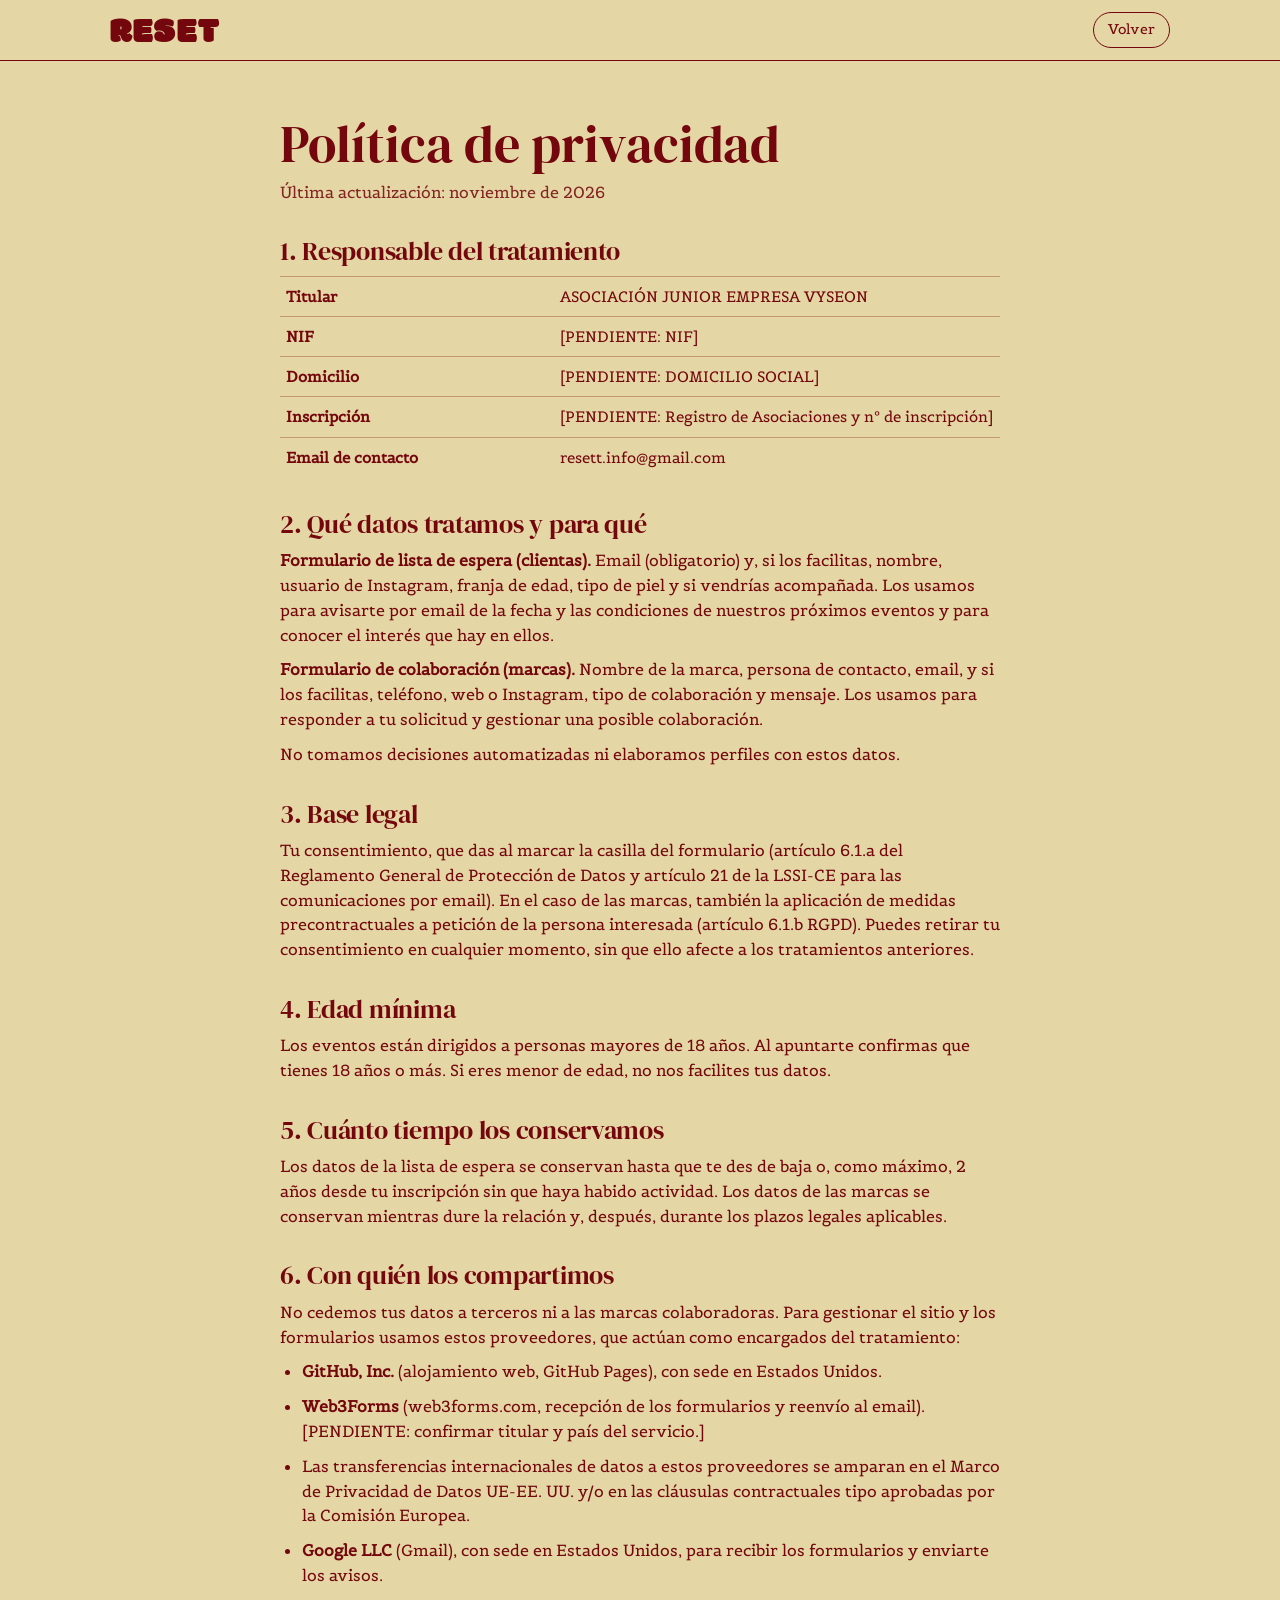
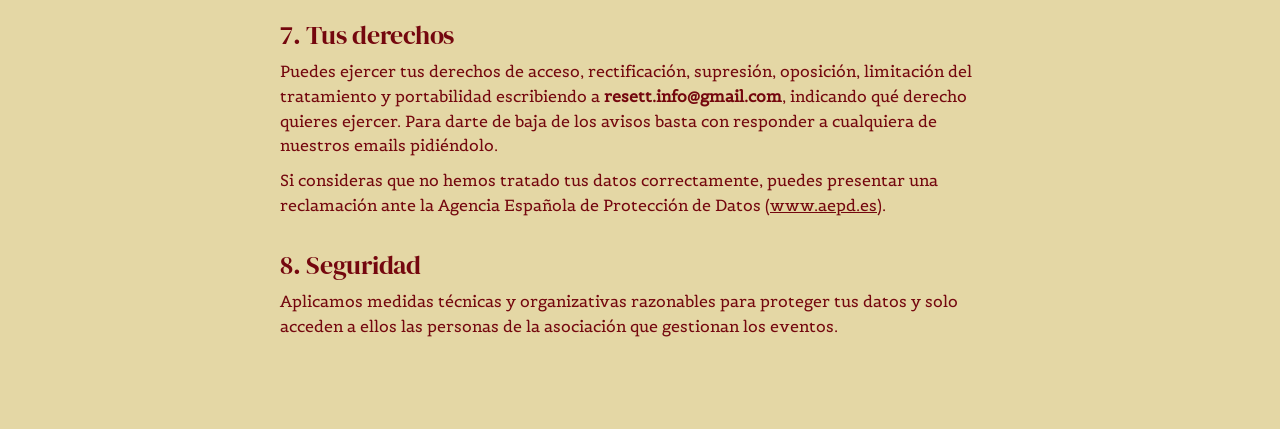
<file: privacidad.html>
<!doctype html>
<html lang="es"><head><meta charset="utf-8"><meta name="viewport" content="width=device-width,initial-scale=1">
<title>Política de privacidad · RESET</title><meta name="robots" content="noindex"><link rel="icon" href="favicon.svg" type="image/svg+xml"><link rel="stylesheet" href="estilos.css"></head><body>
<nav><div class="wrap"><a href="index.html" class="logo">RESET</a><div class="links"><a href="index.html">Volver</a></div></div></nav>
<main class="doc">
<h1>Política de privacidad</h1>
<p class="small">Última actualización: noviembre de 2026</p>
<h2>1. Responsable del tratamiento</h2>
<table>
<tr><td>Titular</td><td>ASOCIACIÓN JUNIOR EMPRESA VYSEON</td></tr>
<tr><td>NIF</td><td>[PENDIENTE: NIF]</td></tr>
<tr><td>Domicilio</td><td>[PENDIENTE: DOMICILIO SOCIAL]</td></tr>
<tr><td>Inscripción</td><td>[PENDIENTE: Registro de Asociaciones y nº de inscripción]</td></tr>
<tr><td>Email de contacto</td><td>resett.info@gmail.com</td></tr>
</table>
<h2>2. Qué datos tratamos y para qué</h2>
<p><strong>Formulario de lista de espera (clientas).</strong> Email (obligatorio) y, si los facilitas, nombre, usuario de Instagram, franja de edad, tipo de piel y si vendrías acompañada. Los usamos para avisarte por email de la fecha y las condiciones de nuestros próximos eventos y para conocer el interés que hay en ellos.</p>
<p><strong>Formulario de colaboración (marcas).</strong> Nombre de la marca, persona de contacto, email, y si los facilitas, teléfono, web o Instagram, tipo de colaboración y mensaje. Los usamos para responder a tu solicitud y gestionar una posible colaboración.</p>
<p>No tomamos decisiones automatizadas ni elaboramos perfiles con estos datos.</p>
<h2>3. Base legal</h2>
<p>Tu consentimiento, que das al marcar la casilla del formulario (artículo 6.1.a del Reglamento General de Protección de Datos y artículo 21 de la LSSI-CE para las comunicaciones por email). En el caso de las marcas, también la aplicación de medidas precontractuales a petición de la persona interesada (artículo 6.1.b RGPD). Puedes retirar tu consentimiento en cualquier momento, sin que ello afecte a los tratamientos anteriores.</p>
<h2>4. Edad mínima</h2>
<p>Los eventos están dirigidos a personas mayores de 18 años. Al apuntarte confirmas que tienes 18 años o más. Si eres menor de edad, no nos facilites tus datos.</p>
<h2>5. Cuánto tiempo los conservamos</h2>
<p>Los datos de la lista de espera se conservan hasta que te des de baja o, como máximo, 2 años desde tu inscripción sin que haya habido actividad. Los datos de las marcas se conservan mientras dure la relación y, después, durante los plazos legales aplicables.</p>
<h2>6. Con quién los compartimos</h2>
<p>No cedemos tus datos a terceros ni a las marcas colaboradoras. Para gestionar el sitio y los formularios usamos estos proveedores, que actúan como encargados del tratamiento:</p>
<ul>
<li><strong>GitHub, Inc.</strong> (alojamiento web, GitHub Pages), con sede en Estados Unidos.</li>
<li><strong>Web3Forms</strong> (web3forms.com, recepción de los formularios y reenvío al email). [PENDIENTE: confirmar titular y país del servicio.]</li>
<li>Las transferencias internacionales de datos a estos proveedores se amparan en el Marco de Privacidad de Datos UE-EE. UU. y/o en las cláusulas contractuales tipo aprobadas por la Comisión Europea.</li>
<li><strong>Google LLC</strong> (Gmail), con sede en Estados Unidos, para recibir los formularios y enviarte los avisos.</li>
</ul>
<h2>7. Tus derechos</h2>
<p>Puedes ejercer tus derechos de acceso, rectificación, supresión, oposición, limitación del tratamiento y portabilidad escribiendo a <strong>resett.info@gmail.com</strong>, indicando qué derecho quieres ejercer. Para darte de baja de los avisos basta con responder a cualquiera de nuestros emails pidiéndolo.</p>
<p>Si consideras que no hemos tratado tus datos correctamente, puedes presentar una reclamación ante la Agencia Española de Protección de Datos (<a href="https://www.aepd.es" target="_blank" rel="noopener">www.aepd.es</a>).</p>
<h2>8. Seguridad</h2>
<p>Aplicamos medidas técnicas y organizativas razonables para proteger tus datos y solo acceden a ellos las personas de la asociación que gestionan los eventos.</p>
</main>
</body></html>
</file>
<file: site.css>
/* RESET · sistema visual de la landing (v3)
   Marca: Modak (logo), DM Serif Display (títulos), Belgrano (texto).
   Paleta oficial: cherry #74070E, verde #BAD797, crema #E4D7A5. */

@font-face{font-family:'Modak';src:url(fuentes/modak.woff2) format('woff2');font-display:block}
@font-face{font-family:'DM Serif Display';src:url(fuentes/dmserif.woff2) format('woff2');font-display:swap}
@font-face{font-family:'DM Serif Display';font-style:italic;src:url(fuentes/dmserif-italic.woff2) format('woff2');font-display:swap}
@font-face{font-family:'Belgrano';src:url(fuentes/belgrano.woff2) format('woff2');font-display:swap}

:root{
  --cherry:#74070E;
  --cherry-2:#5c050b;
  --green:#BAD797;
  --cream:#E4D7A5;
  --paper:#F6F0DA;
  --line:rgba(116,7,14,.28);
  --display:'Modak','DM Serif Display',serif;
  --serif:'DM Serif Display',Georgia,serif;
  --body:'Belgrano',Georgia,serif;
  --ease-out:cubic-bezier(0.23,1,0.32,1);
  --r:18px;
  --wrap:1120px;
  --gutter:20px;
}

*{box-sizing:border-box;margin:0;padding:0}
html{scroll-behavior:smooth;scroll-padding-top:84px;-webkit-text-size-adjust:100%}
body{background:var(--cream);color:var(--cherry);font-family:var(--body);font-size:17px;line-height:1.6;-webkit-font-smoothing:antialiased;caret-color:var(--cherry)}
::selection{background:var(--cherry);color:var(--cream)}
img,video,svg{display:block;max-width:100%}
a{color:inherit;text-underline-offset:.18em;text-decoration-thickness:1px}
a:hover{text-decoration-thickness:2px}
:focus-visible{outline:3px solid var(--cherry);outline-offset:3px;border-radius:6px}
.btn:focus-visible{border-radius:999px}
.t-cherry :focus-visible,.close :focus-visible{outline-color:var(--green)}
.skip:focus-visible{outline-color:var(--cherry)}
[data-page=marcas] .skip:focus-visible{outline-color:var(--paper)}
video:focus-visible{outline:3px solid var(--cherry);outline-offset:3px}
.t-cherry video:focus-visible{outline-color:var(--green)}
.wrap{max-width:var(--wrap);margin:0 auto;padding:0 var(--gutter)}
.sr{position:absolute;width:1px;height:1px;overflow:hidden;clip:rect(0 0 0 0);white-space:nowrap}
.skip{position:absolute;left:12px;top:-60px;background:var(--cherry);color:var(--cream);padding:10px 16px;border-radius:10px;z-index:50;text-decoration:none}
.skip:focus{top:12px}

/* ---------- Tipografía ---------- */
h1,h2,h3{font-family:var(--serif);font-weight:400;line-height:1.05;text-wrap:balance;letter-spacing:-.01em}
h1{font-size:clamp(36px,5.4vw,64px)}
h2{font-size:clamp(32px,4.4vw,52px)}
h3{font-size:clamp(22px,2.2vw,26px);line-height:1.15}
em{font-style:italic}
.lead{font-size:clamp(17px,1.6vw,20px);max-width:36ch;text-wrap:pretty}
.measure{max-width:62ch}
.wordmark{font-family:var(--display);font-weight:400;line-height:.82;letter-spacing:.01em}

/* ---------- Botones ---------- */
.btn{display:inline-flex;align-items:center;justify-content:center;gap:10px;min-height:52px;padding:0 26px;border:0;border-radius:999px;font-family:var(--serif);font-size:19px;line-height:1;text-decoration:none;cursor:pointer;white-space:nowrap;
  transition:transform 160ms var(--ease-out),background-color 200ms var(--ease-out),box-shadow 200ms var(--ease-out)}
.btn:active{transform:scale(.97)}
.btn[disabled]{opacity:.65;cursor:progress}
.btn-cherry{background:var(--cherry);color:var(--cream);box-shadow:0 6px 18px -8px rgba(92,5,11,.55)}
.btn-cherry:hover{background:var(--cherry-2)}
.btn-green{background:var(--green);color:var(--cherry);box-shadow:0 6px 18px -10px rgba(0,0,0,.45)}
.btn-green:hover{background:#c7e2a8}
.btn-ghost{background:transparent;color:inherit;box-shadow:inset 0 0 0 1.5px currentColor;font-family:var(--body);font-size:16px;min-height:46px;padding:0 18px}
.btn-ghost:hover{background:rgba(116,7,14,.06)}
.btn svg{width:20px;height:20px;flex:none}
.link-quiet{background:none;border:0;font:inherit;font-size:15px;color:inherit;text-decoration:underline;cursor:pointer;min-height:44px;padding:0 6px}

/* ---------- Navegación ---------- */
.nav{position:sticky;top:0;z-index:20;background:color-mix(in srgb,var(--bg,var(--green)) 92%,transparent);backdrop-filter:saturate(1.2) blur(8px);-webkit-backdrop-filter:saturate(1.2) blur(8px)}
.nav .wrap{display:flex;align-items:center;justify-content:space-between;gap:12px;min-height:68px}
.nav .logo{display:inline-flex;align-items:center;min-height:44px;font-family:var(--display);font-size:34px;line-height:1;text-decoration:none;padding-top:4px;transition:opacity 200ms var(--ease-out),transform 200ms var(--ease-out)}
.nav .logo.is-off{opacity:0;transform:translateY(-6px);pointer-events:none;visibility:hidden;transition:opacity 200ms var(--ease-out),transform 200ms var(--ease-out),visibility 0s 200ms}
.nav .links{display:flex;align-items:center;gap:6px}
.nav .links a:not(.btn){display:inline-flex;align-items:center;min-height:44px;padding:0 12px;font-size:15px;text-decoration:none}
.nav .links a:not(.btn):hover{text-decoration:underline}
.nav .btn{min-height:44px;font-size:16px;padding:0 18px}
.nav .links a{white-space:nowrap}
@media (max-width:380px){.nav .logo{font-size:28px}.nav .links{gap:2px}.nav .links a:not(.btn){padding:0 6px}.nav .btn{padding:0 12px;font-size:15px}}
@media (max-width:340px){.nav .links a:not(.btn){display:none}}

/* ---------- Hero ---------- */
.hero{background:var(--bg,var(--green));padding:8px 0 64px}
.hero .wordmark{font-size:clamp(96px,13.5vw,188px);margin:8px 0 26px}
.hero-grid{display:grid;grid-template-columns:minmax(0,1.3fr) minmax(0,.7fr);gap:56px;align-items:center}
.hero h1{margin-bottom:16px}
.facts{display:flex;flex-wrap:wrap;gap:6px 18px;list-style:none;margin:18px 0 26px;font-size:15px}
.facts li{display:flex;align-items:center;gap:8px}
.facts svg{width:18px;height:18px;flex:none}
[data-enter]{animation:enter 600ms var(--ease-out) both}
[data-enter="2"]{animation-delay:80ms}
[data-enter="3"]{animation-delay:160ms}
@keyframes enter{from{opacity:0;transform:translateY(14px)}to{opacity:1;transform:none}}

/* Teléfono con vídeo propio de RESET */
.phone{position:relative;width:min(300px,100%);margin-left:auto;aspect-ratio:9/16;border-radius:34px;padding:10px;background:var(--cherry);box-shadow:0 30px 60px -30px rgba(60,3,7,.6)}
.phone video,.phone img{width:100%;height:100%;object-fit:cover;border-radius:26px;background:var(--paper)}
.phone .tag{position:absolute;left:0;right:0;top:100%;margin-top:6px;text-align:center;font-size:15px}
.phone .tag a{display:inline-flex;align-items:center;min-height:44px}

/* ---------- Formularios ---------- */
.capture{max-width:560px}
.field{display:block;margin-bottom:14px}
.field > span{display:block;font-size:15px;margin-bottom:6px}
.field input,.field select,.field textarea{width:100%;min-height:54px;font:inherit;font-size:17px;color:var(--cherry);background:var(--paper);border:1.5px solid var(--cherry);border-radius:14px;padding:12px 16px;transition:box-shadow 160ms var(--ease-out)}
.field textarea{min-height:110px;resize:vertical}
.field input::placeholder,.field textarea::placeholder{color:rgba(116,7,14,.62)}
.field input:focus-visible,.field select:focus-visible,.field textarea:focus-visible{outline:3px solid var(--cherry);outline-offset:2px}
.field select{appearance:none;background-image:url("data:image/svg+xml,%3Csvg xmlns='http://www.w3.org/2000/svg' width='12' height='8'%3E%3Cpath d='M1 1l5 5 5-5' stroke='%2374070E' stroke-width='2' fill='none'/%3E%3C/svg%3E");background-repeat:no-repeat;background-position:right 16px center;padding-right:40px}
.inline{display:flex;gap:10px;align-items:stretch}
.inline .field{flex:1;margin:0}
.inline .btn{flex:none;min-height:54px}
.err{display:none;font-size:14px;margin-top:6px;padding-left:2px}
.has-error .err{display:block}
.has-error input,.has-error select,.has-error textarea{border-width:2.5px}
.consent{display:flex;flex-wrap:wrap;gap:12px;align-items:flex-start;font-size:14.5px;line-height:1.45;margin:14px 0 6px;cursor:pointer}
.consent input{flex:none;width:22px;height:22px;margin-top:1px;accent-color:var(--cherry);cursor:pointer}
.consent a{text-decoration:underline}
.consent span{flex:1 1 0;min-width:0}
.consent .err{flex:0 0 100%;margin:-6px 0 0 34px}
.micro{font-size:14px;margin-top:10px;opacity:.92}
.rgpd{font-size:13px;line-height:1.5;margin-top:14px;max-width:60ch}
.hp{position:absolute;left:-9999px;width:1px;height:1px;opacity:0}
.status{font-size:15px;margin-top:10px;min-height:1px}
.status a{font-weight:400;text-decoration:underline}

fieldset{border:0;margin:0 0 16px}
legend{font-size:15px;margin-bottom:8px}
.chips{display:flex;flex-wrap:wrap;gap:8px}
.chips label{position:relative;cursor:pointer}
.chips input{position:absolute;opacity:0;width:1px;height:1px}
.chips span{display:inline-flex;align-items:center;gap:6px;min-height:44px;padding:0 16px;border-radius:999px;box-shadow:inset 0 0 0 1.5px var(--cherry);font-size:15px;transition:background-color 160ms var(--ease-out),color 160ms var(--ease-out)}
.chips label:hover span{background:rgba(116,7,14,.07)}
.chips input:checked + span{background:var(--cherry);color:var(--cream)}
.chips input:focus-visible + span{outline:3px solid var(--cherry);outline-offset:2px}

/* Pasos del formulario (estado) */
.step[hidden]{display:none}
.step.is-in{animation:stepin 320ms var(--ease-out) both}
@keyframes stepin{from{opacity:0;transform:translateY(8px) scale(.985)}to{opacity:1;transform:none}}
.done-title{font-family:var(--serif);font-size:clamp(26px,3vw,32px);line-height:1.1;margin-bottom:6px;display:flex;align-items:center;gap:10px}
.done-title svg{width:30px;height:30px;flex:none}
.share{display:flex;flex-wrap:wrap;gap:10px;margin-top:14px}

/* Tarjeta de formulario (marcas) */
.form-card{background:var(--paper);color:var(--cherry);border-radius:var(--r);padding:28px;box-shadow:0 24px 50px -28px rgba(30,0,3,.55)}
.form-card h2{font-size:clamp(26px,2.6vw,32px);margin-bottom:6px}

/* ---------- Secciones ---------- */
section.s{padding:96px 0}
section.s + section.s{border-top:1.5px solid var(--line)}
.s-head{display:grid;grid-template-columns:minmax(0,1fr) minmax(0,1fr);gap:40px;align-items:end;margin-bottom:48px}
.s-head p{max-width:46ch}

/* Secuencia de la tarde: el orden importa, por eso numerada */
.steps{display:grid;grid-template-columns:repeat(3,minmax(0,1fr));gap:0;list-style:none;border-top:1.5px solid var(--cherry)}
.steps li{padding:26px 28px 8px 0;position:relative}
.steps li + li{padding-left:28px;border-left:1.5px solid var(--line)}
.steps .n{font-family:var(--serif);font-style:italic;font-size:56px;line-height:1;display:block;margin-bottom:14px}
.steps p{margin-top:8px;max-width:34ch}

.benefits{display:grid;grid-template-columns:repeat(2,minmax(0,1fr));gap:0 48px;list-style:none}
.benefits li{display:flex;gap:14px;padding:20px 0;border-bottom:1.5px solid var(--line);font-size:18px}
.benefits svg{width:24px;height:24px;flex:none;margin-top:3px}
.benefits b{font-family:var(--serif);font-weight:400;font-size:21px;display:block;line-height:1.2;margin-bottom:2px}

/* Bloque honesto */
.honest{display:grid;grid-template-columns:minmax(0,1fr) minmax(0,1fr);gap:20px}
.honest > div{border-radius:var(--r);padding:30px}
.honest .a{background:var(--cherry);color:var(--cream)}
.honest .b{background:var(--paper)}
.honest h3{margin-bottom:14px}
.ticks{list-style:none}
.ticks li{display:flex;gap:12px;padding:7px 0}
.ticks svg{width:20px;height:20px;flex:none;margin-top:4px}

/* Opciones de colaboración */
.options{display:grid;grid-template-columns:repeat(3,minmax(0,1fr));gap:20px}
.option{border-radius:var(--r);padding:26px;box-shadow:inset 0 0 0 1.5px var(--cherry)}
.option h3{margin-bottom:8px}
.option .opt{display:inline-block;font-size:13px;border-radius:999px;padding:2px 10px;box-shadow:inset 0 0 0 1.5px currentColor;margin-left:6px;vertical-align:middle;font-family:var(--body)}

/* Vídeos de contenido */
.reels{display:grid;grid-template-columns:repeat(2,minmax(0,280px));gap:24px;justify-content:start}
.reel{position:relative;aspect-ratio:9/16;border-radius:24px;overflow:hidden;background:var(--paper);box-shadow:0 20px 40px -26px rgba(30,0,3,.6)}
.reel video{width:100%;height:100%;object-fit:cover}
.reels-grid{display:grid;grid-template-columns:minmax(0,1fr) auto;gap:56px;align-items:center}

/* Beneficios con vídeo */
.with-reel{display:grid;grid-template-columns:minmax(0,1fr) 260px;gap:56px;align-items:center}
.benefits.one{grid-template-columns:1fr}

/* FAQ */
.faq{max-width:780px}
.faq details{border-bottom:1.5px solid var(--line)}
.faq summary{list-style:none;cursor:pointer;display:flex;justify-content:space-between;align-items:center;gap:16px;min-height:64px;padding:12px 0;font-family:var(--serif);font-size:clamp(19px,2vw,22px);line-height:1.25}
.faq summary::-webkit-details-marker{display:none}
.faq summary svg{width:22px;height:22px;flex:none;transition:transform 200ms var(--ease-out)}
.faq details[open] summary svg{transform:rotate(45deg)}
.faq details p{padding:0 0 20px;max-width:62ch}

/* Cierre */
.close{background:var(--cherry);color:var(--cream);padding:88px 0}
.close h2{max-width:16ch;margin-bottom:14px}
.close .grid{display:grid;grid-template-columns:minmax(0,1fr) minmax(0,1fr);gap:48px;align-items:center}
.close .field input{background:var(--paper);border-color:var(--paper)}
.close .field input:focus-visible{outline-color:var(--green)}
.close .consent input{accent-color:var(--green)}
.close :focus-visible{outline-color:var(--green)}

/* Pie */
footer{padding:56px 0 40px;text-align:center}
footer .wordmark{font-size:clamp(64px,11vw,110px);margin-bottom:18px}
footer .social{display:flex;justify-content:center;flex-wrap:wrap;gap:10px;margin-bottom:22px}
footer small{display:block;font-size:14px}
footer .legal{display:flex;justify-content:center;flex-wrap:wrap;gap:2px;margin-top:6px}
footer .legal a{display:inline-flex;align-items:center;min-height:44px;padding:0 10px;font-size:14px}
.cross{display:inline-flex;align-items:center;gap:8px;margin-bottom:28px;font-size:16px;min-height:44px}

/* Página de marcas: tierra cherry */
.t-cherry{--bg:var(--cherry);color:var(--cream)}
.t-cherry .nav{color:var(--cream)}
.t-cherry .hero :focus-visible,.t-cherry .nav :focus-visible{outline-color:var(--green)}

/* Hero de marcas */
.m-hero{align-items:center}
.m-word{color:var(--green)}
.t-cherry .hero{padding-top:28px}
.t-cherry .hero .wordmark{font-size:clamp(88px,11vw,160px)}

body .t-cherry .hero .form-card :focus-visible{outline-color:var(--cherry)}
.field input:focus-visible,.field textarea:focus-visible,.field select:focus-visible{border-width:2.5px}

/* ---------- Responsive ---------- */
@media (max-width:900px){
  .hero-grid,.s-head,.close .grid,.reels-grid,.honest,.with-reel{grid-template-columns:1fr;gap:28px}
  .with-reel .reel{width:min(260px,70vw);margin:0 auto}
  .phone{margin:16px auto 48px;width:min(260px,72vw)}
  .options{grid-template-columns:1fr}
  .m-copy{display:contents}
  .m-hero .facts{order:3;margin-top:0}
  .m-hero .form-card{order:2}
  .m-hero{gap:20px}
  .m-word{display:none}
  .m-hero h1,.m-hero .lead,.m-hero .wordmark{margin-bottom:0}
}
@media (max-width:760px){
  :root{--gutter:18px}
  body{font-size:16.5px}
  section.s{padding:64px 0}
  .hero{padding-bottom:48px}
  .hero .wordmark{font-size:23vw;margin:2px 0 12px}
  .facts{gap:4px 16px;margin:14px 0 20px;font-size:14.5px}
  .hero h1{margin-bottom:12px}
  .steps{grid-template-columns:1fr;border-top:0}
  .steps li,.steps li + li{padding:22px 0;border-left:0;border-top:1.5px solid var(--cherry)}
  .benefits{grid-template-columns:1fr}
  .inline{flex-direction:column}
  .inline .btn{width:100%}
  .btn{width:100%}
  .nav .btn{width:auto}
  .share .btn,.form-card .btn{width:100%}
  .nav .links a:not(.btn){font-size:14px;padding:0 8px}
  .reels{grid-template-columns:repeat(2,minmax(0,1fr));gap:12px}
  .form-card{padding:22px 18px}
  .close{padding:64px 0}
}
/* ---------- Portada: elegir chica o marca ---------- */
.gate{background:var(--green);padding:28px 0 72px;min-height:calc(100svh - 150px)}
.gate .wordmark{font-size:clamp(96px,15vw,200px);margin:0 0 22px}
.gate h1{margin-bottom:12px}
.gate .lead{max-width:44ch;margin-bottom:40px}
.gate-q{font-size:clamp(24px,2.6vw,30px);margin-bottom:16px}
.choices{list-style:none;display:grid;grid-template-columns:repeat(2,minmax(0,1fr));gap:20px}
.choices li{display:flex}
.choice{flex:1;display:flex;flex-direction:column;gap:10px;padding:28px 28px 24px;border-radius:24px;text-decoration:none;
  transition:transform 200ms var(--ease-out),box-shadow 200ms var(--ease-out)}
.choice:active{transform:scale(.98)}
.choice:focus-visible{outline:3px solid var(--cherry);outline-offset:4px;border-radius:24px}
.choice-chica{background:var(--cherry);color:var(--cream);box-shadow:0 18px 40px -24px rgba(92,5,11,.8)}
.choice-marca{background:var(--paper);color:var(--cherry);box-shadow:inset 0 0 0 1.5px var(--cherry)}
.choice-title{font-family:var(--serif);font-size:clamp(34px,4vw,48px);line-height:1}
.choice-text{font-size:17px;max-width:34ch;text-wrap:pretty}
.choice-cta{margin-top:auto;padding-top:14px;display:inline-flex;align-items:center;gap:10px;font-family:var(--serif);font-size:20px}
.choice-cta svg{width:22px;height:22px;flex:none;transition:transform 200ms var(--ease-out)}
@media (hover:hover){
  .choice:hover{transform:translateY(-3px)}
  .choice-chica:hover{box-shadow:0 24px 44px -24px rgba(92,5,11,.9)}
  .choice-marca:hover{box-shadow:inset 0 0 0 2.5px var(--cherry)}
  .choice:hover .choice-cta svg{transform:translateX(4px)}
}
.gate-foot{padding:36px 0 32px}
@media (max-width:760px){
  .gate{padding:14px 0 40px;min-height:0}
  .gate .wordmark{font-size:22vw;margin-bottom:12px}
  .gate h1{font-size:34px;margin-bottom:8px}
  .gate .lead{font-size:16px;line-height:1.5;margin-bottom:22px}
  .gate-q{font-size:22px;margin-bottom:10px}
  .choices{grid-template-columns:1fr;gap:12px}
  .choice{gap:6px;padding:18px 20px 16px;border-radius:20px}
  .choice-title{font-size:30px}
  .choice-text{font-size:15.5px;line-height:1.5}
  .choice-cta{padding-top:6px;font-size:18px}
}
@media (prefers-reduced-motion:reduce){
  html{scroll-behavior:auto}
  [data-enter],.step.is-in{animation:none}
  *{transition-duration:1ms!important}
}
</file>
<file: estilos.css>
@font-face{font-family:'Belgrano';src:url(fuentes/belgrano.woff2) format('woff2');font-display:swap}
@font-face{font-family:'DM Serif Display';src:url(fuentes/dmserif.woff2) format('woff2');font-display:swap}
@font-face{font-family:'DM Serif Display';font-style:italic;src:url(fuentes/dmserif-italic.woff2) format('woff2');font-display:swap}
@font-face{font-family:'Modak';src:url(fuentes/modak.woff2) format('woff2');font-display:block}
:root{--cherry:#74070E;--green:#BAD797;--cream:#E4D7A5;--ink:#3a0307;--paper:#F3ECD2}
*{box-sizing:border-box;margin:0;padding:0}
html{scroll-behavior:smooth}
body{font-family:Belgrano,Georgia,serif;color:var(--cherry);background:var(--cream);line-height:1.55;font-size:17px}
a{color:inherit}
.logo{font-family:Modak,cursive;line-height:.8;letter-spacing:.02em;font-weight:400}
h1,h2,h3{font-family:'DM Serif Display',Georgia,serif;font-weight:400;line-height:1.05}
h2{font-size:clamp(34px,6vw,58px);letter-spacing:-.01em}
h2 em,h1 em{font-style:italic}
.k{font-family:'DM Serif Display',serif;font-size:13px;letter-spacing:.3em;text-transform:uppercase}
.wrap{max-width:1100px;margin:0 auto;padding:0 20px}
nav{position:sticky;top:0;z-index:10;background:var(--cream);border-bottom:1.5px solid var(--cherry)}
nav .wrap{display:flex;align-items:center;justify-content:space-between;height:60px;gap:12px}
nav .logo{font-size:36px;text-decoration:none;padding-top:6px}
nav .links{display:flex;gap:8px}
nav .links a{text-decoration:none;font-size:14px;border:1.5px solid var(--cherry);border-radius:99px;padding:6px 14px;white-space:nowrap}
nav .links a:hover{background:var(--cherry);color:var(--green)}
.hero{background:var(--cream);text-align:center;padding:64px 0 80px;position:relative;overflow:hidden}
.hero .logo{font-size:clamp(80px,27vw,300px)}
.hero .sub{font-family:'DM Serif Display',serif;font-size:clamp(15px,2.6vw,24px);letter-spacing:.4em;margin-top:14px}
.hero p.lead{max-width:620px;margin:34px auto 0;font-size:clamp(17px,2.2vw,20px)}
.pills{display:flex;flex-wrap:wrap;gap:10px;justify-content:center;margin-top:26px}
.pill{border:1.5px solid var(--cherry);border-radius:99px;padding:6px 16px;font-size:15px}
.choose{display:grid;grid-template-columns:1fr 1fr;gap:18px;max-width:760px;margin:44px auto 0}
.choose a{display:block;text-decoration:none;border-radius:26px;padding:26px 24px;text-align:left;transition:transform .15s}
.choose a:hover{transform:translateY(-3px)}
.choose .c1{background:var(--green)}
.choose .c2{background:var(--cherry);color:var(--green)}
.choose .t{font-family:'DM Serif Display',serif;font-size:28px;line-height:1.1;display:block}
.choose .d{font-size:15px;display:block;margin-top:6px;opacity:.9}
.choose .arr{font-family:Modak,cursive;font-size:34px;line-height:1;display:block;margin-top:10px}
section{padding:80px 0}
.s-clienta{background:var(--cream)}
.s-marca{background:var(--cream);color:var(--cherry);border-top:1.5px solid var(--cherry)}
.s-clienta{border-top:1.5px solid var(--cherry)}
.intro{display:grid;grid-template-columns:1fr 1fr;gap:48px;align-items:end;margin-bottom:44px}
.intro p{font-size:19px}
.steps{display:grid;grid-template-columns:repeat(3,1fr);gap:18px}
.card{border-radius:26px;padding:26px 24px 28px}
.card .n{font-family:Modak,cursive;font-size:54px;line-height:.9}
.card h3{font-size:25px;margin:10px 0 8px}
.card p{font-size:16px}
.s-clienta .card{background:var(--cherry);color:var(--green)}
.s-clienta .card.g{background:var(--green);color:var(--cherry)}
.s-marca .card{background:var(--cherry);color:var(--green)}
.s-marca .card.g{background:var(--green);color:var(--cherry)}
.sub-h{margin:64px 0 22px;font-size:clamp(28px,4.5vw,40px)}
.list{display:grid;grid-template-columns:1fr 1fr;gap:12px 40px;list-style:none}
.list li{padding:14px 0 14px 34px;border-top:1.5px solid currentColor;position:relative;font-size:17px}
.list li::before{content:"✦";position:absolute;left:4px;top:13px}
.opt{display:inline-block;font-size:11px;letter-spacing:.2em;border:1px solid currentColor;border-radius:99px;padding:2px 9px;margin-left:6px;vertical-align:middle;font-family:Belgrano,serif}
/* forms */
.formbox{margin-top:64px;border-radius:30px;padding:clamp(24px,5vw,48px);display:grid;grid-template-columns:1fr 1.3fr;gap:40px}
.s-clienta .formbox{background:var(--cherry);color:var(--green)}
.s-marca .formbox{background:var(--green);color:var(--cherry)}
.formbox h2{font-size:clamp(32px,5vw,48px)}
.formbox .side p{margin-top:16px}
form{display:grid;gap:14px}
.row{display:grid;grid-template-columns:1fr 1fr;gap:14px}
label{display:block;font-size:14px;letter-spacing:.04em}
input[type=text],input[type=email],input[type=tel],select,textarea{width:100%;margin-top:6px;font:inherit;font-size:16px;color:var(--cherry);background:var(--paper);border:1.5px solid transparent;border-radius:14px;padding:12px 14px}
input:focus,select:focus,textarea:focus{outline:none;border-color:var(--cherry);box-shadow:0 0 0 3px rgba(116,7,14,.18)}
.s-clienta input:focus,.s-clienta select:focus{border-color:var(--green);box-shadow:0 0 0 3px rgba(186,215,151,.4)}
textarea{min-height:110px;resize:vertical}
fieldset{border:none}
legend{font-size:14px;letter-spacing:.04em;margin-bottom:8px}
.checks{display:flex;flex-wrap:wrap;gap:8px}
.chk{position:relative}
.chk input{position:absolute;opacity:0;inset:0;cursor:pointer}
.chk span{display:inline-block;border:1.5px solid currentColor;border-radius:99px;padding:8px 16px;font-size:15px;cursor:pointer}
.chk input:checked+span{background:var(--cherry);color:var(--green)}
.chk input:focus-visible+span{outline:3px solid var(--cherry);outline-offset:2px}
.legal{display:flex;gap:10px;align-items:flex-start;font-size:13.5px;line-height:1.45}
.legal input{margin-top:3px;width:18px;height:18px;flex:none;accent-color:var(--cherry)}
.s-clienta .legal input{accent-color:var(--green)}
.legal a{text-decoration:underline}
button{font:inherit;font-family:'DM Serif Display',serif;font-size:21px;border:none;border-radius:99px;padding:14px 28px;cursor:pointer;justify-self:start}
.s-clienta button{background:var(--green);color:var(--cherry)}
.s-marca button{background:var(--cherry);color:var(--green)}
button:hover{filter:brightness(1.07)}
.hidden{display:none}
.small{font-size:13px;opacity:.85}
footer{background:var(--cream);border-top:1.5px solid var(--cherry);padding:56px 0 40px;text-align:center}
footer .logo{font-size:90px}
footer .social{display:flex;gap:10px;justify-content:center;margin:20px 0 26px;flex-wrap:wrap}
footer .social a{text-decoration:none;border:1.5px solid var(--cherry);border-radius:99px;padding:8px 18px}
footer .social a:hover{background:var(--cherry);color:var(--green)}
footer .fine{font-size:13px}
footer .fine a{margin:0 8px}
/* legal pages */
.doc{max-width:760px;margin:0 auto;padding:56px 20px 80px}
.doc h1{font-size:clamp(34px,6vw,52px);margin-bottom:8px}
.doc h2{font-size:26px;margin:34px 0 10px}
.doc p,.doc li{margin-bottom:10px;font-size:16px}
.doc ul{padding-left:22px}
.doc table{border-collapse:collapse;width:100%;font-size:15px;margin:8px 0 14px}
.doc td{border-top:1px solid rgba(116,7,14,.3);padding:8px 6px;vertical-align:top}
.doc td:first-child{width:38%;font-weight:bold}
.thanks{min-height:100vh;background:var(--cream);display:flex;align-items:center;justify-content:center;text-align:center;padding:40px 20px}
.thanks .logo{font-size:clamp(80px,26vw,220px)}
.thanks p{font-size:20px;max-width:520px;margin:20px auto 0}
.thanks a.btn{display:inline-block;margin-top:28px;text-decoration:none;background:var(--cherry);color:var(--cream);border-radius:99px;padding:12px 26px;font-family:'DM Serif Display',serif;font-size:19px}
@media (max-width:820px){
  .intro,.formbox{grid-template-columns:1fr;gap:20px}
  .steps{grid-template-columns:1fr}
  .list{grid-template-columns:1fr}
  section{padding:60px 0}
}
@media (max-width:520px){
  .choose{grid-template-columns:1fr}
  .row{grid-template-columns:1fr}
  nav .links a{padding:5px 11px;font-size:13px}
  nav .logo{font-size:30px}
  button{justify-self:stretch}
}
</file>
